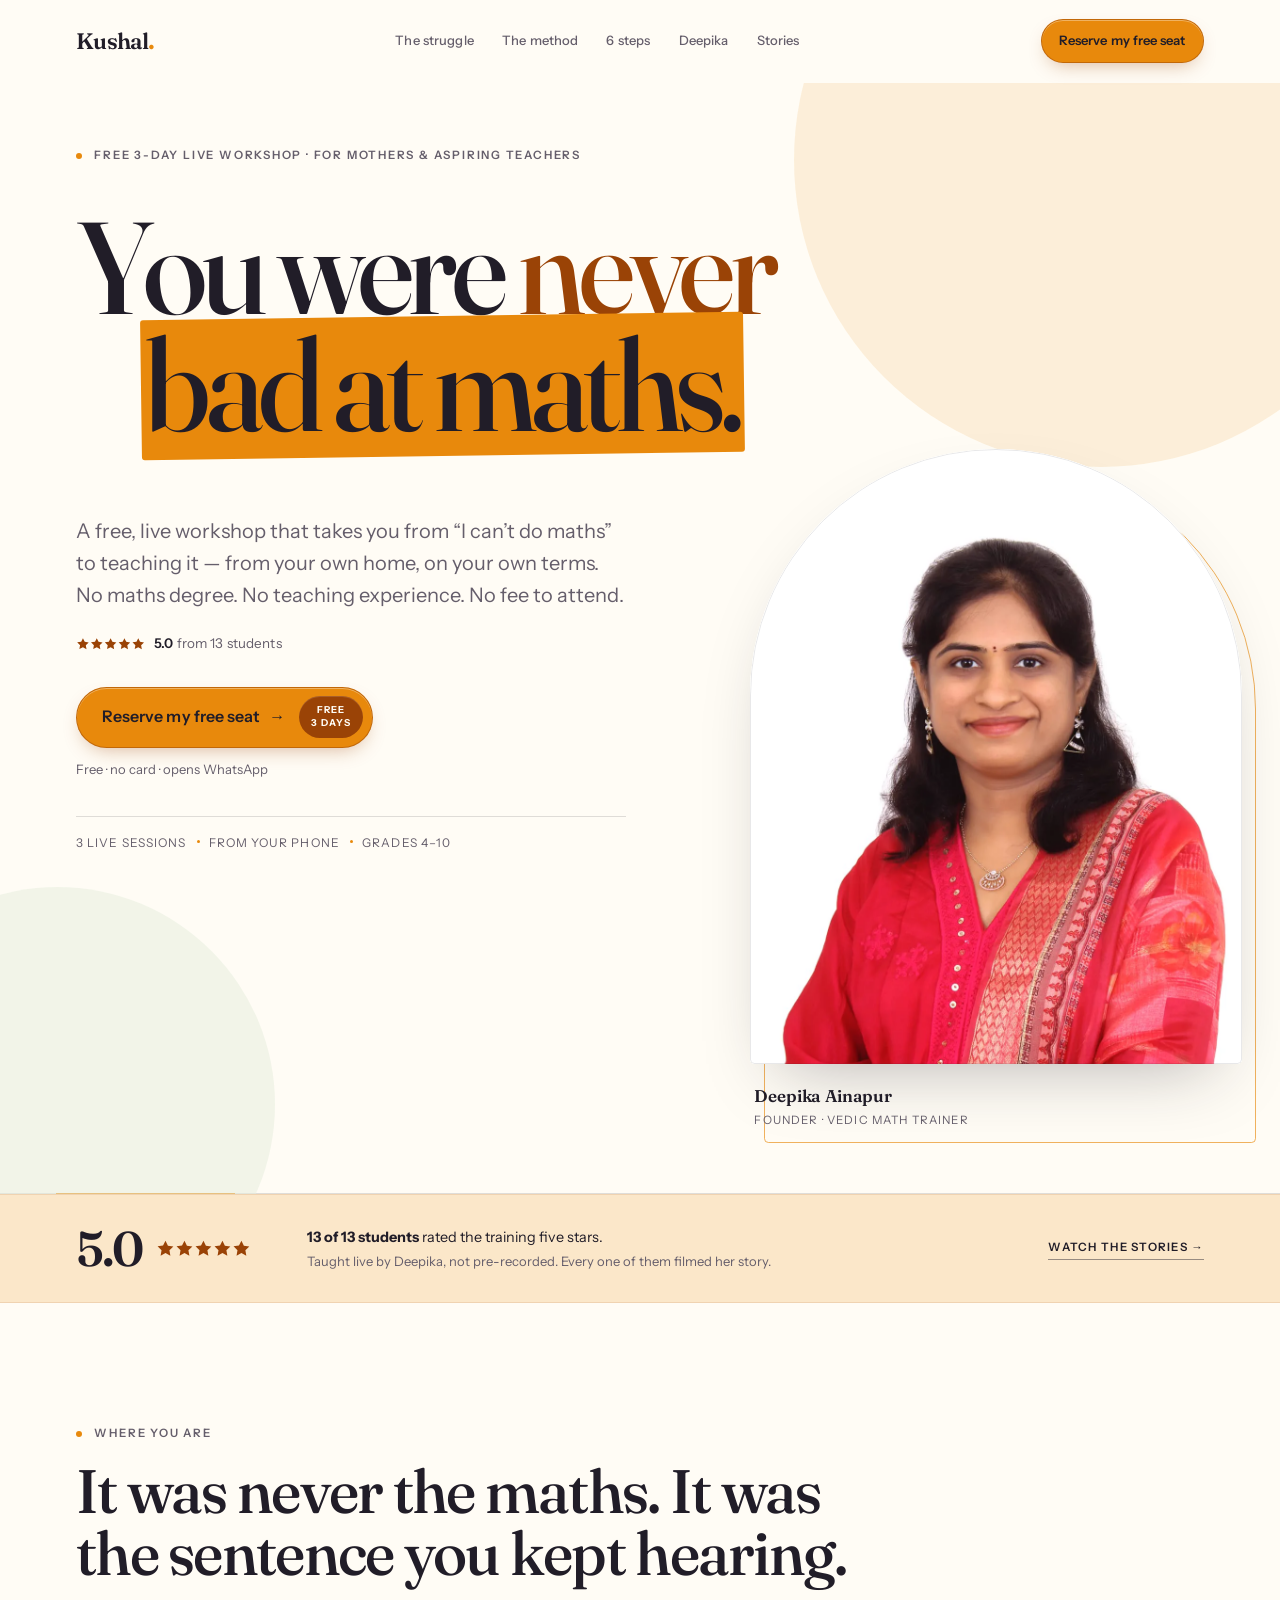
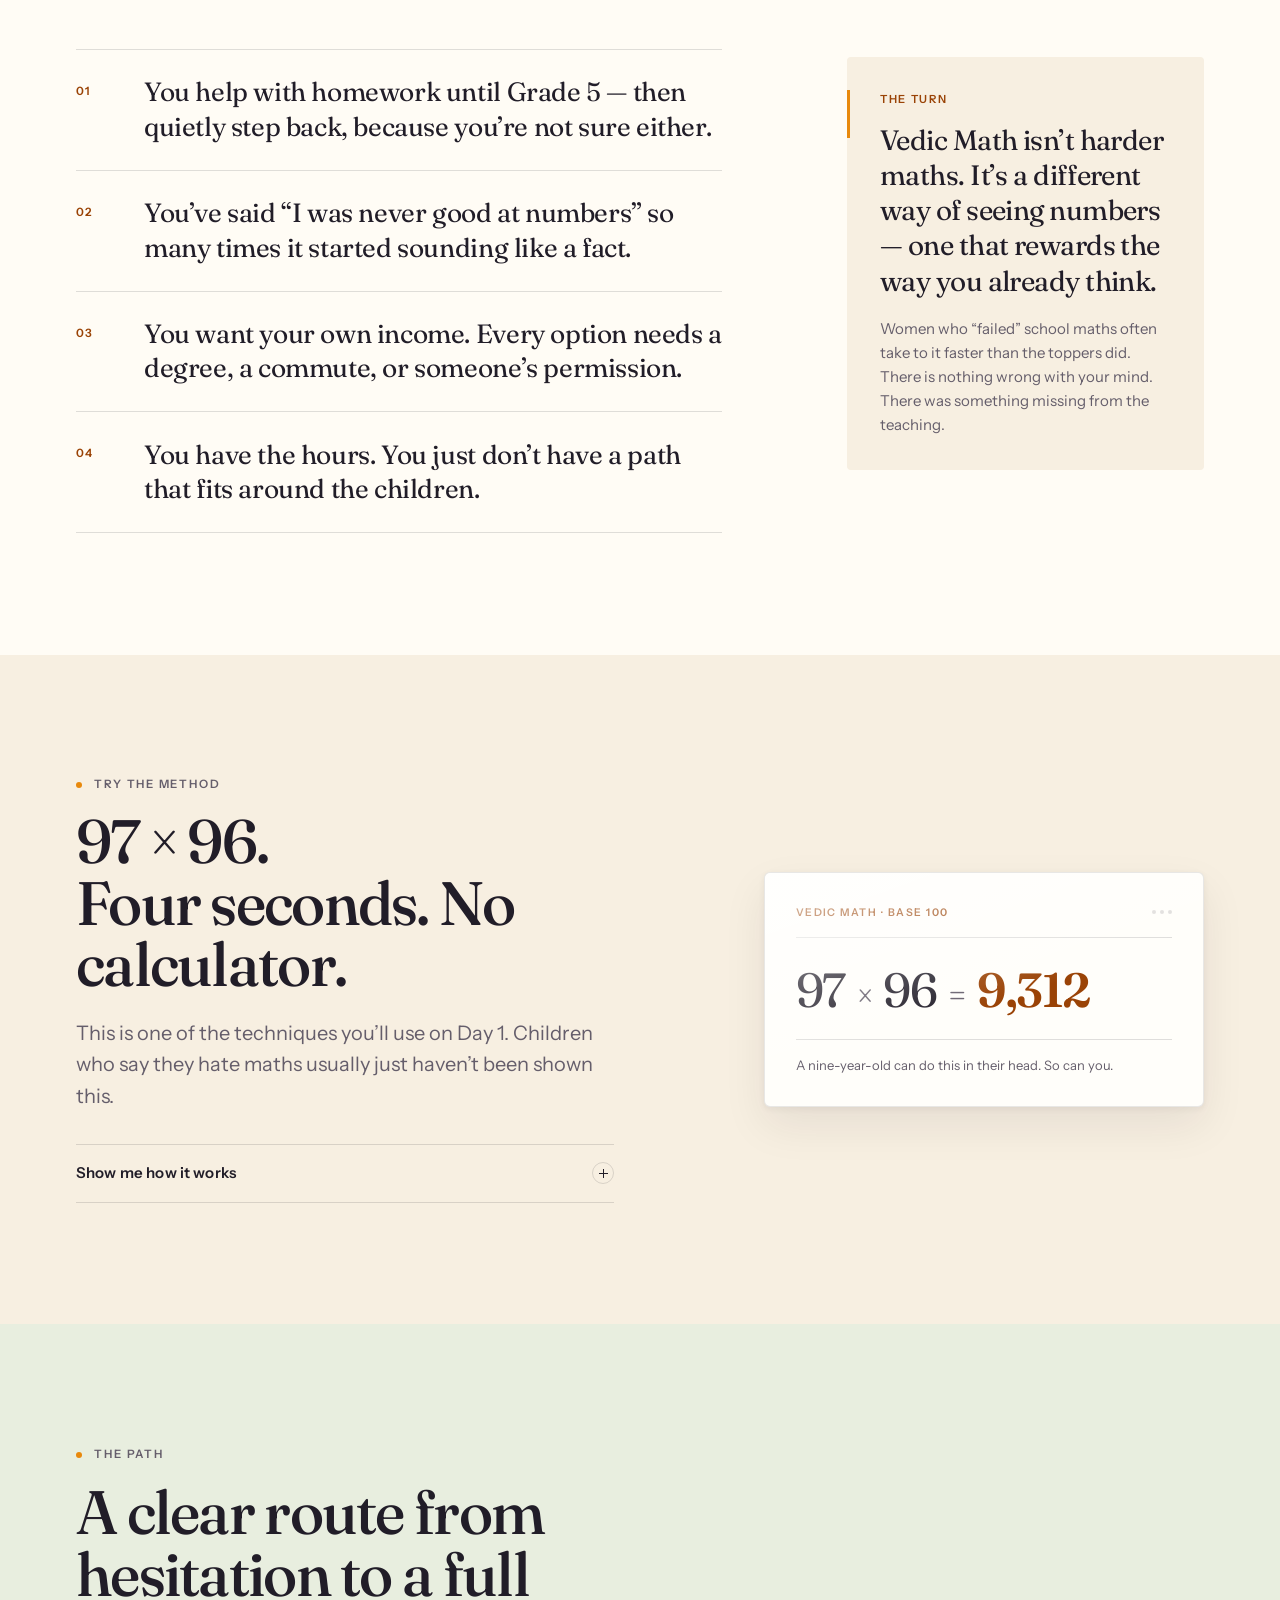
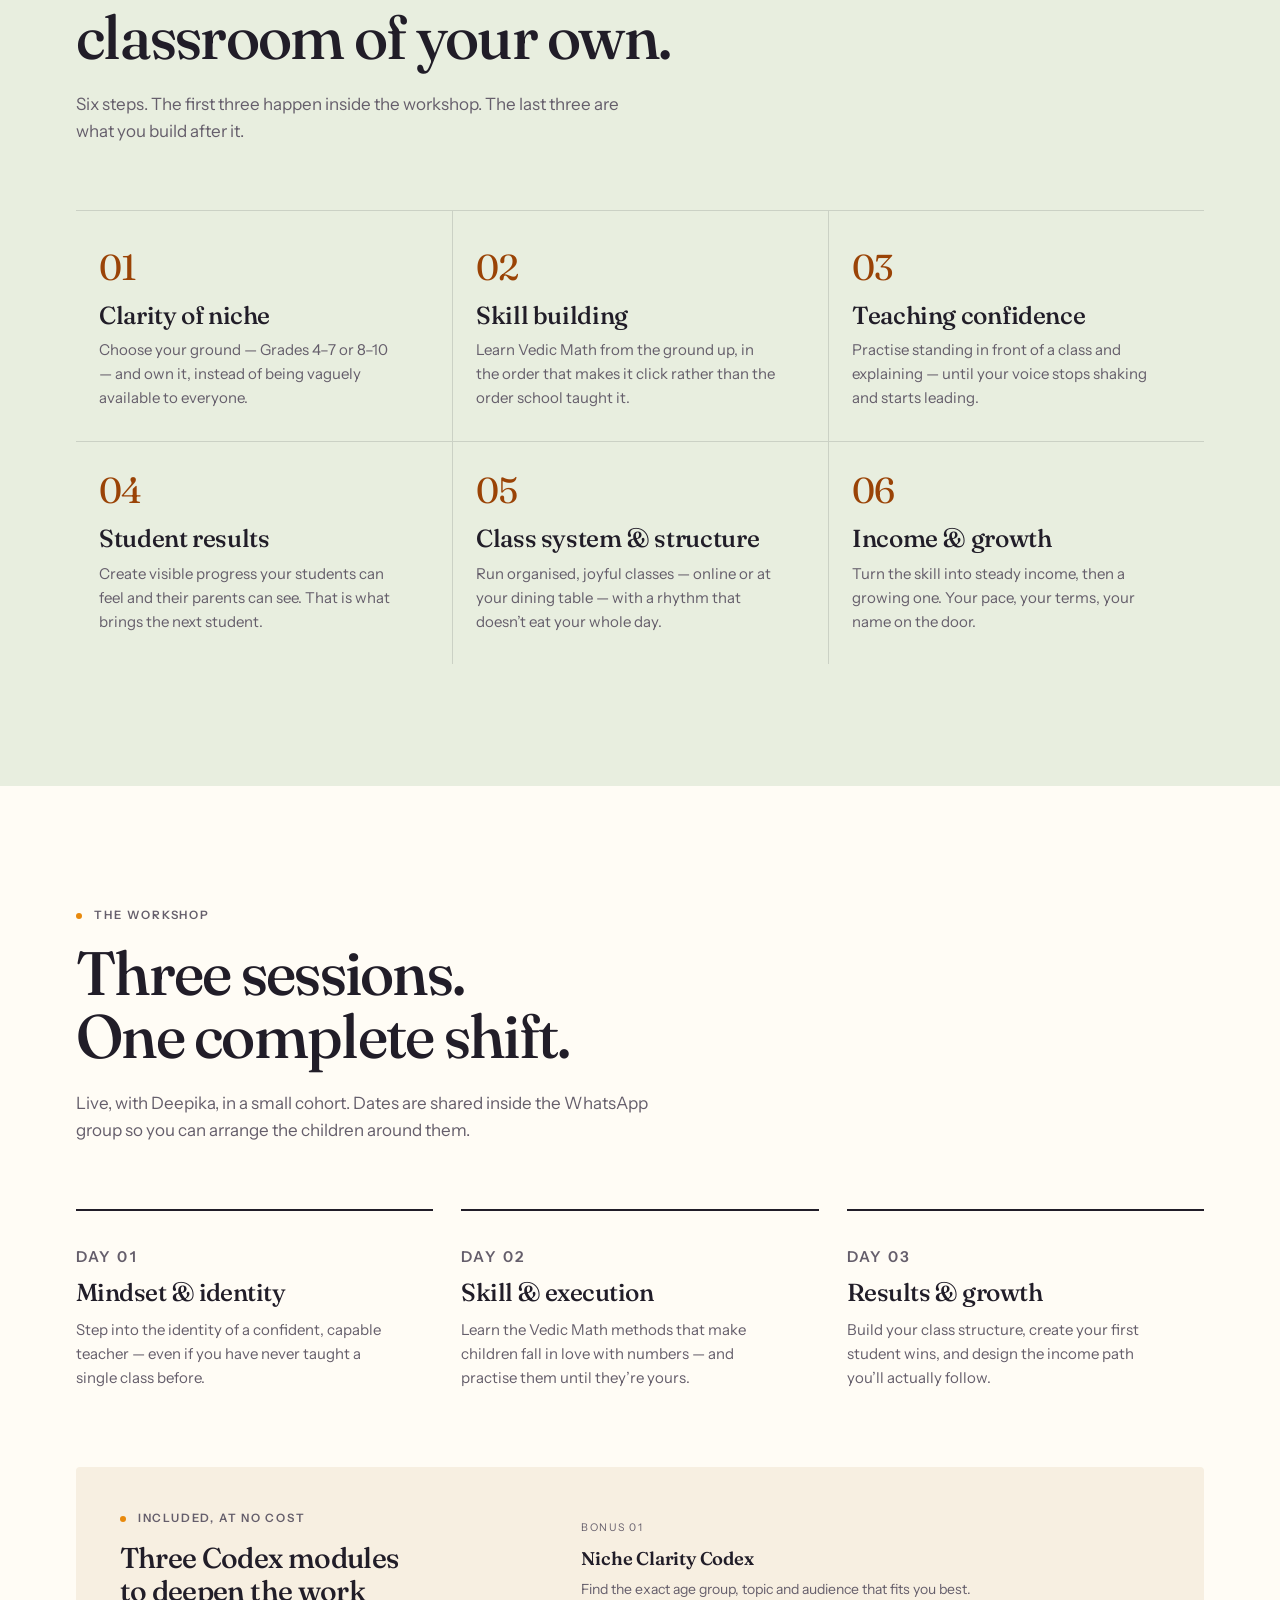
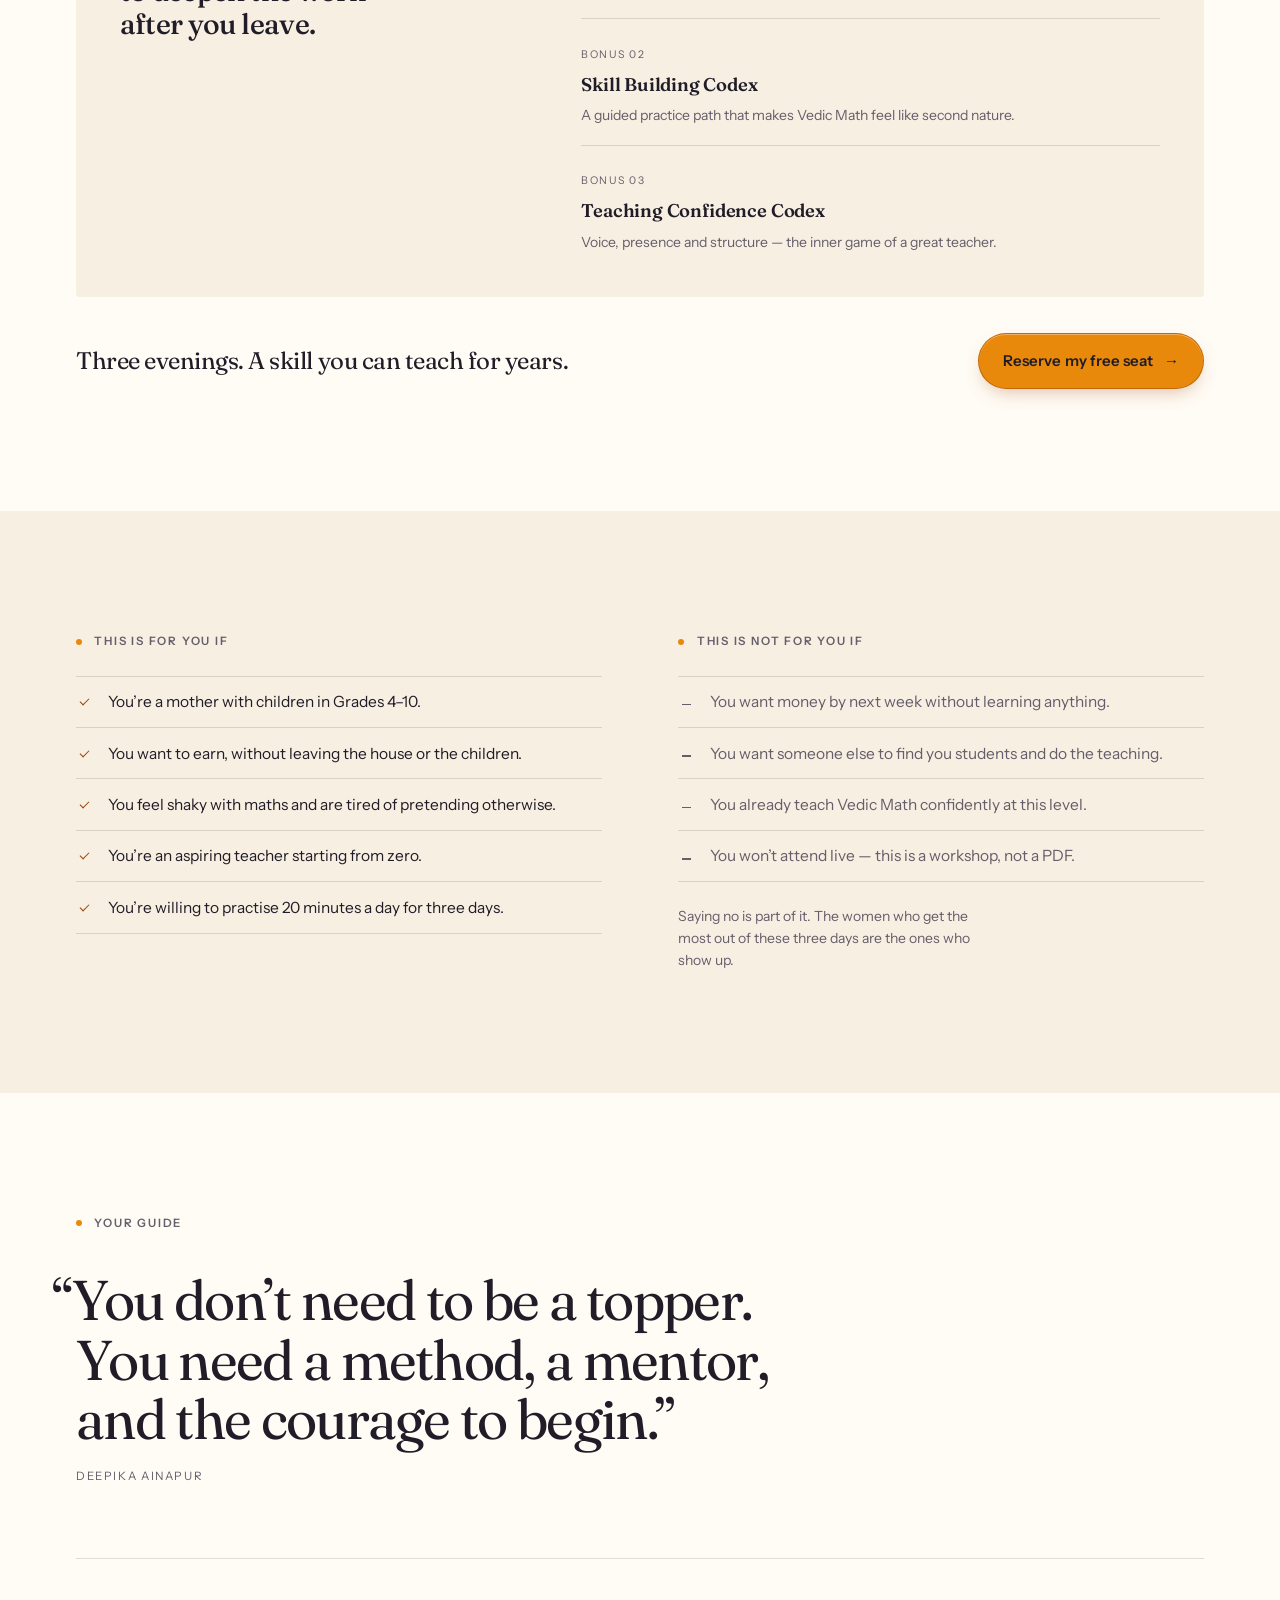
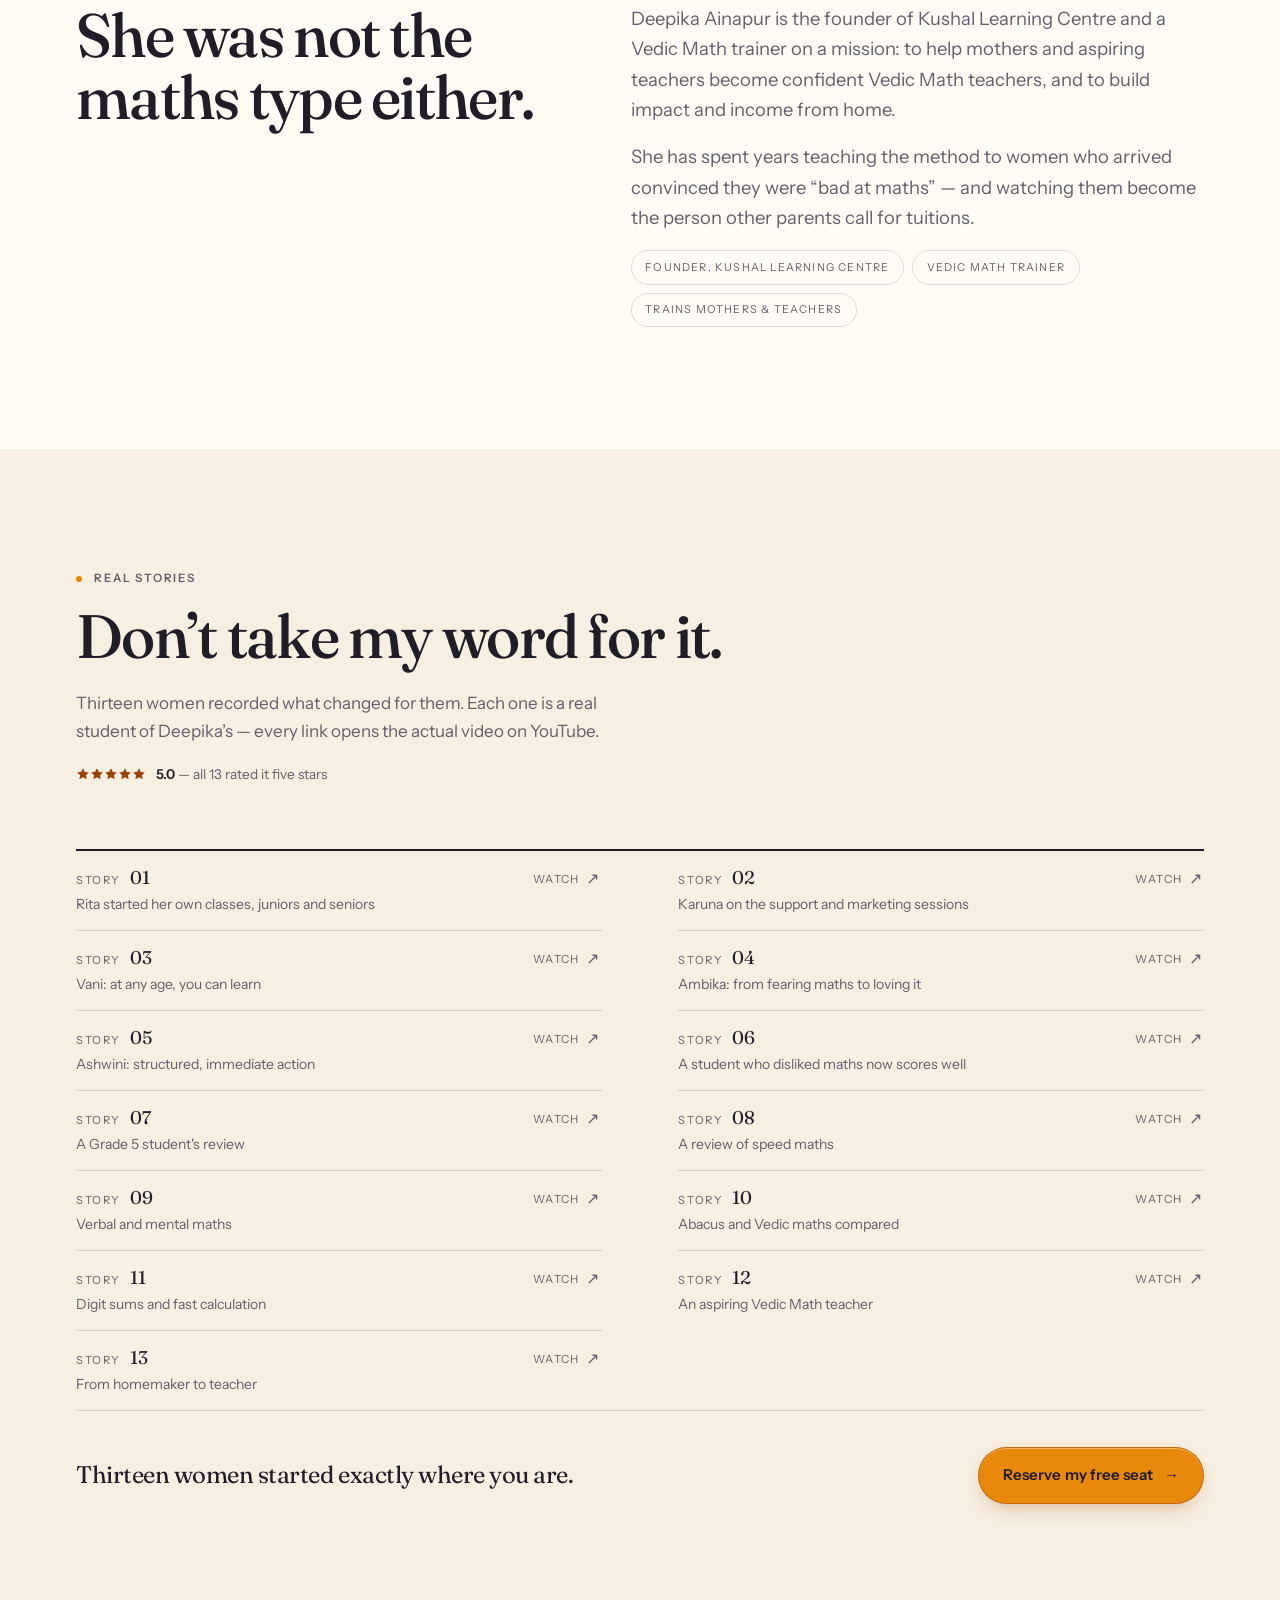
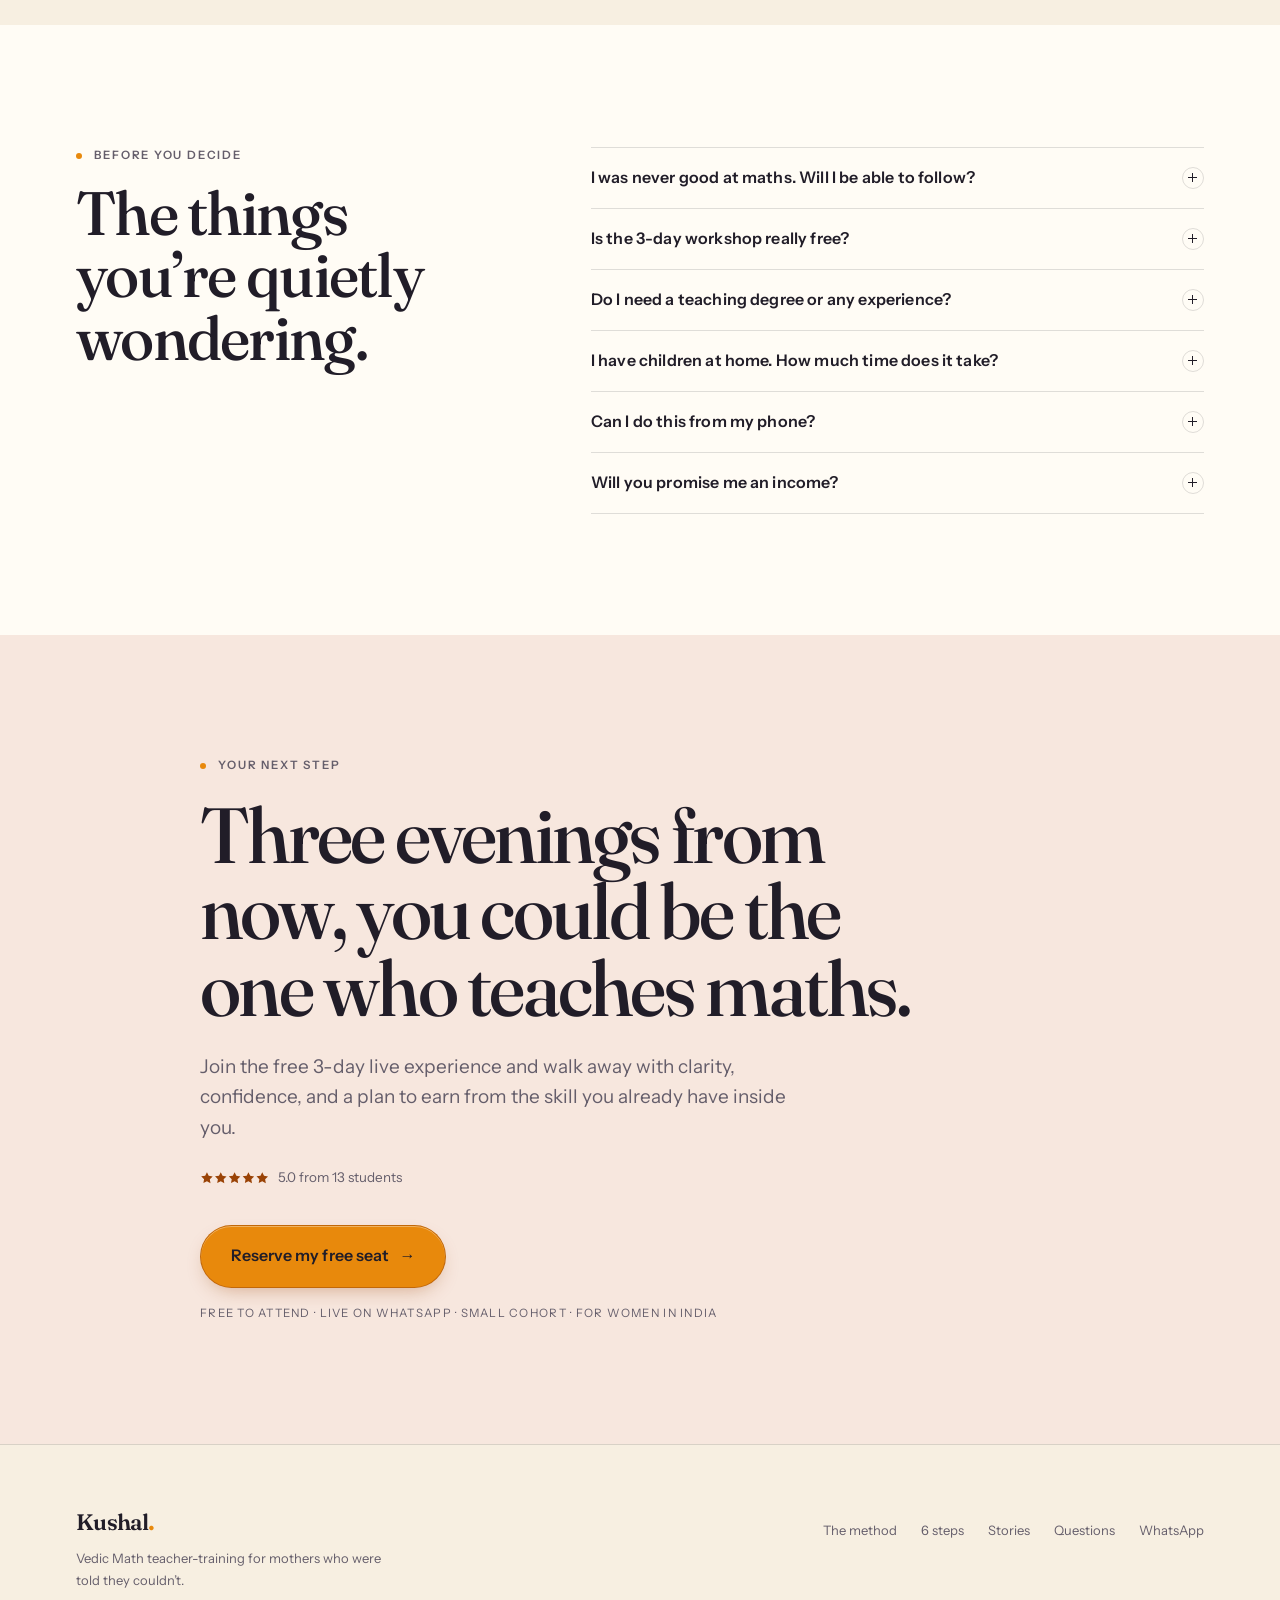
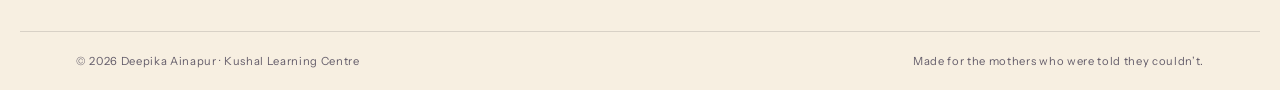
<file: index.html>
<!DOCTYPE html>
<html lang="en">
<head>
<meta charset="utf-8">
<meta name="viewport" content="width=device-width, initial-scale=1">
<title>Kushal Learning Centre — Vedic Math for Mothers Who Want to Teach</title>
<meta name="description" content="A free 3-day live workshop for mothers and aspiring teachers. Go from “I can’t do maths” to teaching Vedic Math from home — no maths degree needed.">
<link rel="canonical" href="https://karthikeyapodicheti.github.io/kushal-learning-centre/">
<meta name="theme-color" content="#FFFCF5">
<meta name="color-scheme" content="light">

<meta property="og:type" content="website">
<meta property="og:site_name" content="Kushal Learning Centre">
<meta property="og:title" content="You were never bad at maths.">
<meta property="og:description" content="A free 3-day live workshop that takes you from “I can’t do maths” to teaching it from home. For mothers and aspiring teachers.">
<meta property="og:url" content="https://karthikeyapodicheti.github.io/kushal-learning-centre/">
<meta property="og:image" content="https://karthikeyapodicheti.github.io/kushal-learning-centre/assets/og-card.jpg">
<meta property="og:image:type" content="image/jpeg">
<meta property="og:image:width" content="1200">
<meta property="og:image:height" content="630">
<meta property="og:image:alt" content="You were never bad at maths — free 3-day Vedic Math workshop, with Deepika Ainapur">
<meta property="og:locale" content="en_IN">
<meta name="twitter:card" content="summary_large_image">
<meta name="twitter:title" content="You were never bad at maths.">
<meta name="twitter:description" content="A free 3-day live workshop for mothers who want to teach Vedic Math from home.">
<meta name="twitter:image" content="https://karthikeyapodicheti.github.io/kushal-learning-centre/assets/og-card.jpg">

<link rel="icon" href="favicon.svg" type="image/svg+xml">
<link rel="preload" href="assets/fonts/fraunces-var-latin.woff2" as="font" type="font/woff2" crossorigin>
<link rel="preload" href="assets/fonts/instrument-sans-var-latin.woff2" as="font" type="font/woff2" crossorigin>
<script>document.documentElement.className += " js";</script>
<link rel="stylesheet" href="styles.css">

<script type="application/ld+json">
{
  "@context": "https://schema.org",
  "@graph": [
    {
      "@type": "EducationalOrganization",
      "@id": "https://karthikeyapodicheti.github.io/kushal-learning-centre/#organisation",
      "name": "Kushal Learning Centre",
      "url": "https://karthikeyapodicheti.github.io/kushal-learning-centre/",
      "description": "Vedic Math teacher-training for mothers and aspiring teachers in India.",
      "image": "https://karthikeyapodicheti.github.io/kushal-learning-centre/assets/hero-teacher.jpg",
      "founder": { "@type": "Person", "name": "Deepika Ainapur" },
      "areaServed": "IN"
    },
    {
      "@type": "Course",
      "name": "Vedic Math Mastery for Teachers — free 3-day live workshop",
      "description": "A three-day live workshop taking mothers and aspiring teachers from low confidence in maths to teaching Vedic Math from home.",
      "provider": { "@id": "https://karthikeyapodicheti.github.io/kushal-learning-centre/#organisation" },
      "isAccessibleForFree": true,
      "courseMode": "online",
      "inLanguage": "en",
      "teaches": [
        "Vedic Math methods for grades 4 to 10",
        "Teaching confidence and classroom structure",
        "Running paid maths classes from home"
      ]
    },
    {
      "@type": "FAQPage",
      "mainEntity": [
        {
          "@type": "Question",
          "name": "I was never good at maths. Will I be able to follow?",
          "acceptedAnswer": { "@type": "Answer", "text": "That is exactly who this workshop is built for. Vedic Math is a different way of seeing numbers, not a harder version of school maths. You will start from the beginning." }
        },
        {
          "@type": "Question",
          "name": "Is the 3-day workshop really free?",
          "acceptedAnswer": { "@type": "Answer", "text": "Yes. There is no fee to attend the three live sessions. After Day 3, Deepika will share the certification programme for anyone who wants to go further. Staying is your choice." }
        },
        {
          "@type": "Question",
          "name": "Do I need a teaching degree or experience?",
          "acceptedAnswer": { "@type": "Answer", "text": "No. Many women arrive having never taught a class. The workshop covers both the maths and the confidence to stand in front of students." }
        },
        {
          "@type": "Question",
          "name": "How much time does it take?",
          "acceptedAnswer": { "@type": "Answer", "text": "Three live sessions, not three months. Dates and timings are shared inside the WhatsApp group so you can arrange the children around them." }
        }
      ]
    }
  ]
}
</script>
</head>
<body>
<svg width="0" height="0" aria-hidden="true" focusable="false" style="position:absolute"><symbol id="star" viewBox="0 0 24 24"><path d="M12 2.2l3.09 6.26 6.91.99-5 4.87 1.18 6.88L12 17.77l-6.18 3.25L7 14.14 2 9.27l6.91-1L12 2.2z"/></symbol></svg>

<a class="skip-link" href="#main">Skip to content</a>

<header class="site-head" id="siteHead">
  <div class="wrap head-inner">
    <a class="wordmark" href="#top" aria-label="Kushal Learning Centre — home">
      <span class="wordmark-k">Kushal</span><span class="wordmark-dot" aria-hidden="true">.</span>
    </a>
    <nav class="nav" id="siteNav" aria-label="Main">
      <a href="#struggle">The struggle</a>
      <a href="#method">The method</a>
      <a href="#system">6 steps</a>
      <a href="#mentor">Deepika</a>
      <a href="#stories">Stories</a>
    </nav>
    <div class="head-actions">
      <a class="btn btn-primary btn-sm" href="https://chat.whatsapp.com/LnTnLmsDnCzIqOTQg9NLGR" target="_blank" rel="noopener">Reserve my free seat</a>
      <button class="menu-btn" id="menuBtn" aria-expanded="false" aria-controls="siteNav" aria-label="Open menu">
        <span></span><span></span>
      </button>
    </div>
  </div>
</header>

<main id="main">

  <!-- ─── HERO ─────────────────────────────────────────── -->
  <section class="hero" id="top">
    <div class="wrap hero-inner">
      <p class="eyebrow hero-eyebrow"><span class="dot" aria-hidden="true"></span>Free 3-day live workshop · For mothers &amp; aspiring teachers</p>

      <h1 class="hero-title">
        <span class="line"><span>You were <em>never</em></span></span>
        <span class="line"><span><mark>bad at maths.</mark></span></span>
      </h1>

      <div class="hero-lower">
        <div class="hero-copy">
          <p class="lede">A free, live workshop that takes you from “I can’t do maths” to teaching it — from your own home, on your own terms. No maths degree. No teaching experience. No fee to attend.</p>
          <p class="hero-rating"><svg class="stars" viewBox="0 0 120 24" aria-hidden="true" focusable="false"><use href="#star" width="24" height="24"/><use href="#star" x="24" width="24" height="24"/><use href="#star" x="48" width="24" height="24"/><use href="#star" x="72" width="24" height="24"/><use href="#star" x="96" width="24" height="24"/></svg><span><strong>5.0</strong> from 13 students</span></p>
          <div class="hero-cta">
            <a class="btn btn-primary btn-lg glow btn-tagged" href="https://chat.whatsapp.com/LnTnLmsDnCzIqOTQg9NLGR" target="_blank" rel="noopener">
              Reserve my free seat
              <span class="btn-arrow" aria-hidden="true">→</span>
              <span class="btn-tag" aria-hidden="true">Free<br>3 days</span>
            </a>
            <p class="cta-note">Free · no card · opens WhatsApp</p>
          </div>
          <ul class="microproof">
            <li>3 live sessions</li>
            <li>From your phone</li>
            <li>Grades 4–10</li>
          </ul>
        </div>

        <figure class="portrait">
          <div class="portrait-frame">
            <picture>
              <source srcset="assets/hero-teacher.webp" type="image/webp">
              <img src="assets/hero-teacher.jpg" alt="Deepika Ainapur, founder of Kushal Learning Centre" width="1066" height="1600" fetchpriority="high" decoding="async">
            </picture>
          </div>
          <figcaption>
            <strong>Deepika Ainapur</strong>
            <span>Founder · Vedic Math trainer</span>
          </figcaption>
        </figure>
      </div>
    </div>
    <div class="hero-rule" aria-hidden="true"></div>
  </section>

  <!-- ─── RATING BAND ──────────────────────────────────── -->
  <section class="rating-band" aria-label="Student rating">
    <div class="wrap rating-inner">
      <p class="rating-score">
        <span class="rating-num">5.0</span>
        <svg class="stars" viewBox="0 0 120 24" aria-hidden="true" focusable="false"><use href="#star" width="24" height="24"/><use href="#star" x="24" width="24" height="24"/><use href="#star" x="48" width="24" height="24"/><use href="#star" x="72" width="24" height="24"/><use href="#star" x="96" width="24" height="24"/></svg>
      </p>
      <div class="rating-copy">
        <p><strong>13 of 13 students</strong> rated the training five stars.</p>
        <p>Taught live by Deepika, not pre-recorded. Every one of them filmed her story.</p>
      </div>
      <a class="rating-link" href="#stories">Watch the stories <span aria-hidden="true">→</span></a>
    </div>
  </section>

  <!-- ─── THE STRUGGLE ─────────────────────────────────── -->
  <section class="section struggle" id="struggle">
    <div class="wrap">
      <div class="section-head">
        <p class="eyebrow"><span class="dot" aria-hidden="true"></span>Where you are</p>
        <h2>It was never the maths. It was the sentence you kept hearing.</h2>
      </div>

      <div class="struggle-grid">
        <ol class="struggle-list">
          <li data-reveal>
            <span class="item-num">01</span>
            <p>You help with homework until Grade 5 — then quietly step back, because you’re not sure either.</p>
          </li>
          <li data-reveal>
            <span class="item-num">02</span>
            <p>You’ve said “I was never good at numbers” so many times it started sounding like a fact.</p>
          </li>
          <li data-reveal>
            <span class="item-num">03</span>
            <p>You want your own income. Every option needs a degree, a commute, or someone’s permission.</p>
          </li>
          <li data-reveal>
            <span class="item-num">04</span>
            <p>You have the hours. You just don’t have a path that fits around the children.</p>
          </li>
        </ol>

        <aside class="turn" data-reveal>
          <p class="turn-label">The turn</p>
          <p class="turn-text">Vedic Math isn’t harder maths. It’s a different way of seeing numbers — one that rewards the way you already think.</p>
          <p class="turn-sub">Women who “failed” school maths often take to it faster than the toppers did. There is nothing wrong with your mind. There was something missing from the teaching.</p>
        </aside>
      </div>
    </div>
  </section>

  <!-- ─── THE PROOF: LIVE DEMO ─────────────────────────── -->
  <section class="section method" id="method">
    <div class="wrap method-grid">
      <div class="method-copy">
        <p class="eyebrow"><span class="dot" aria-hidden="true"></span>Try the method</p>
        <h2>97 × 96.<br>Four seconds. No calculator.</h2>
        <p class="lede">This is one of the techniques you’ll use on Day 1. Children who say they hate maths usually just haven’t been shown this.</p>
        <details class="trick">
          <summary>
            <span>Show me how it works</span>
            <span class="trick-icon" aria-hidden="true"></span>
          </summary>
          <div class="trick-body">
            <div class="trick-row">
              <span class="trick-label">Both numbers are close to 100</span>
              <span class="trick-math">100 − 97 = 3&nbsp;&nbsp;·&nbsp;&nbsp;100 − 96 = 4</span>
            </div>
            <div class="trick-row">
              <span class="trick-label">Multiply the two gaps → last two digits</span>
              <span class="trick-math">3 × 4 = <b>12</b></span>
            </div>
            <div class="trick-row">
              <span class="trick-label">Subtract either gap from the other number → first digits</span>
              <span class="trick-math">97 − 4 = <b>93</b></span>
            </div>
            <div class="trick-row trick-answer">
              <span class="trick-label">Put them together</span>
              <span class="trick-math">93 | 12 = <b>9,312</b></span>
            </div>
            <p class="trick-note">Works for any two numbers just below 100. On Day 1 you’ll learn the versions for numbers above 100, and for three-digit numbers.</p>
          </div>
        </details>
      </div>

      <div class="method-card" data-reveal>
        <div class="card-top">
          <span class="card-tag">Vedic Math · Base 100</span>
          <span class="card-dots" aria-hidden="true"><i></i><i></i><i></i></span>
        </div>
        <p class="sum">
          <span>97</span>
          <span class="times">×</span>
          <span>96</span>
          <span class="equals">=</span>
          <span class="result">9,312</span>
        </p>
        <p class="card-foot">A nine-year-old can do this in their head. So can you.</p>
      </div>
    </div>
  </section>

  <!-- ─── THE 6-STEP SYSTEM ────────────────────────────── -->
  <section class="section system" id="system">
    <div class="wrap">
      <div class="section-head">
        <p class="eyebrow eyebrow-inv"><span class="dot" aria-hidden="true"></span>The path</p>
        <h2>A clear route from hesitation to a full classroom of your own.</h2>
        <p class="section-sub">Six steps. The first three happen inside the workshop. The last three are what you build after it.</p>
      </div>

      <ol class="steps">
        <li data-reveal>
          <span class="step-num">01</span>
          <h3>Clarity of niche</h3>
          <p>Choose your ground — Grades 4–7 or 8–10 — and own it, instead of being vaguely available to everyone.</p>
        </li>
        <li data-reveal>
          <span class="step-num">02</span>
          <h3>Skill building</h3>
          <p>Learn Vedic Math from the ground up, in the order that makes it click rather than the order school taught it.</p>
        </li>
        <li data-reveal>
          <span class="step-num">03</span>
          <h3>Teaching confidence</h3>
          <p>Practise standing in front of a class and explaining — until your voice stops shaking and starts leading.</p>
        </li>
        <li data-reveal>
          <span class="step-num">04</span>
          <h3>Student results</h3>
          <p>Create visible progress your students can feel and their parents can see. That is what brings the next student.</p>
        </li>
        <li data-reveal>
          <span class="step-num">05</span>
          <h3>Class system &amp; structure</h3>
          <p>Run organised, joyful classes — online or at your dining table — with a rhythm that doesn’t eat your whole day.</p>
        </li>
        <li data-reveal>
          <span class="step-num">06</span>
          <h3>Income &amp; growth</h3>
          <p>Turn the skill into steady income, then a growing one. Your pace, your terms, your name on the door.</p>
        </li>
      </ol>
    </div>
  </section>

  <!-- ─── THE 3 DAYS ───────────────────────────────────── -->
  <section class="section days" id="days">
    <div class="wrap">
      <div class="section-head">
        <p class="eyebrow"><span class="dot" aria-hidden="true"></span>The workshop</p>
        <h2>Three sessions. One complete shift.</h2>
        <p class="section-sub">Live, with Deepika, in a small cohort. Dates are shared inside the WhatsApp group so you can arrange the children around them.</p>
      </div>

      <div class="day-grid">
        <article class="day" data-reveal>
          <p class="day-num">Day 01</p>
          <h3>Mindset &amp; identity</h3>
          <p>Step into the identity of a confident, capable teacher — even if you have never taught a single class before.</p>
        </article>
        <article class="day" data-reveal>
          <p class="day-num">Day 02</p>
          <h3>Skill &amp; execution</h3>
          <p>Learn the Vedic Math methods that make children fall in love with numbers — and practise them until they’re yours.</p>
        </article>
        <article class="day" data-reveal>
          <p class="day-num">Day 03</p>
          <h3>Results &amp; growth</h3>
          <p>Build your class structure, create your first student wins, and design the income path you’ll actually follow.</p>
        </article>
      </div>

      <div class="bonus-block">
        <div class="bonus-head">
          <p class="eyebrow"><span class="dot" aria-hidden="true"></span>Included, at no cost</p>
          <h3>Three Codex modules to deepen the work after you leave.</h3>
        </div>
        <ul class="bonus-list">
          <li data-reveal><span>Bonus 01</span><strong>Niche Clarity Codex</strong><p>Find the exact age group, topic and audience that fits you best.</p></li>
          <li data-reveal><span>Bonus 02</span><strong>Skill Building Codex</strong><p>A guided practice path that makes Vedic Math feel like second nature.</p></li>
          <li data-reveal><span>Bonus 03</span><strong>Teaching Confidence Codex</strong><p>Voice, presence and structure — the inner game of a great teacher.</p></li>
        </ul>
      </div>

      <div class="cta-inline">
        <p>Three evenings. A skill you can teach for years.</p>
        <a class="btn btn-primary" href="https://chat.whatsapp.com/LnTnLmsDnCzIqOTQg9NLGR" target="_blank" rel="noopener">
          Reserve my free seat
          <span class="btn-arrow" aria-hidden="true">→</span>
        </a>
      </div>
    </div>
  </section>

  <!-- ─── WHO THIS IS FOR ──────────────────────────────── -->
  <section class="section fit" id="fit">
    <div class="wrap fit-grid">
      <div class="fit-col">
        <p class="eyebrow"><span class="dot" aria-hidden="true"></span>This is for you if</p>
        <ul class="fit-list yes">
          <li>You’re a mother with children in Grades 4–10.</li>
          <li>You want to earn, without leaving the house or the children.</li>
          <li>You feel shaky with maths and are tired of pretending otherwise.</li>
          <li>You’re an aspiring teacher starting from zero.</li>
          <li>You’re willing to practise 20 minutes a day for three days.</li>
        </ul>
      </div>
      <div class="fit-col">
        <p class="eyebrow"><span class="dot" aria-hidden="true"></span>This is not for you if</p>
        <ul class="fit-list no">
          <li>You want money by next week without learning anything.</li>
          <li>You want someone else to find you students and do the teaching.</li>
          <li>You already teach Vedic Math confidently at this level.</li>
          <li>You won’t attend live — this is a workshop, not a PDF.</li>
        </ul>
        <p class="fit-note">Saying no is part of it. The women who get the most out of these three days are the ones who show up.</p>
      </div>
    </div>
  </section>

  <!-- ─── MENTOR ───────────────────────────────────────── -->
  <section class="section mentor" id="mentor">
    <div class="wrap mentor-inner">
      <p class="eyebrow"><span class="dot" aria-hidden="true"></span>Your guide</p>
      <blockquote class="pull-quote">
        <p>“You don’t need to be a topper. You need a method, a mentor, and the courage to begin.”</p>
        <footer>Deepika Ainapur</footer>
      </blockquote>
      <div class="mentor-cols">
        <div>
          <h2>She was not the maths type either.</h2>
        </div>
        <div class="mentor-body">
          <p>Deepika Ainapur is the founder of Kushal Learning Centre and a Vedic Math trainer on a mission: to help mothers and aspiring teachers become confident Vedic Math teachers, and to build impact and income from home.</p>
          <p>She has spent years teaching the method to women who arrived convinced they were “bad at maths” — and watching them become the person other parents call for tuitions.</p>
          <p class="mentor-credentials">
            <span>Founder, Kushal Learning Centre</span>
            <span>Vedic Math trainer</span>
            <span>Trains mothers &amp; teachers</span>
          </p>
        </div>
      </div>
    </div>
  </section>

  <!-- ─── STORIES ──────────────────────────────────────── -->
  <section class="section stories" id="stories">
    <div class="wrap">
      <div class="section-head">
        <p class="eyebrow"><span class="dot" aria-hidden="true"></span>Real stories</p>
        <h2>Don’t take my word for it.</h2>
        <p class="section-sub">Thirteen women recorded what changed for them. Each one is a real student of Deepika’s — every link opens the actual video on YouTube.</p>
        <p class="stories-rating"><svg class="stars" viewBox="0 0 120 24" aria-hidden="true" focusable="false"><use href="#star" width="24" height="24"/><use href="#star" x="24" width="24" height="24"/><use href="#star" x="48" width="24" height="24"/><use href="#star" x="72" width="24" height="24"/><use href="#star" x="96" width="24" height="24"/></svg><span><strong>5.0</strong> — all 13 rated it five stars</span></p>
      </div>

      <ul class="story-list" data-reveal>
        <li><a href="https://youtube.com/shorts/QbhYuZVT0vE" target="_blank" rel="noopener"><span class="story-label">Story <span class="story-n">01</span></span><span class="story-title">Rita started her own classes, juniors and seniors</span><span class="story-go">Watch <span aria-hidden="true">↗</span></span></a></li>
        <li><a href="https://youtu.be/tpitO3b5yiU" target="_blank" rel="noopener"><span class="story-label">Story <span class="story-n">02</span></span><span class="story-title">Karuna on the support and marketing sessions</span><span class="story-go">Watch <span aria-hidden="true">↗</span></span></a></li>
        <li><a href="https://youtu.be/b16CVh7kReI" target="_blank" rel="noopener"><span class="story-label">Story <span class="story-n">03</span></span><span class="story-title">Vani: at any age, you can learn</span><span class="story-go">Watch <span aria-hidden="true">↗</span></span></a></li>
        <li><a href="https://youtu.be/CsaqKuTqvPc" target="_blank" rel="noopener"><span class="story-label">Story <span class="story-n">04</span></span><span class="story-title">Ambika: from fearing maths to loving it</span><span class="story-go">Watch <span aria-hidden="true">↗</span></span></a></li>
        <li><a href="https://youtu.be/wPyIWYZCsyM" target="_blank" rel="noopener"><span class="story-label">Story <span class="story-n">05</span></span><span class="story-title">Ashwini: structured, immediate action</span><span class="story-go">Watch <span aria-hidden="true">↗</span></span></a></li>
        <li><a href="https://youtu.be/Bwn9J41iTQk" target="_blank" rel="noopener"><span class="story-label">Story <span class="story-n">06</span></span><span class="story-title">A student who disliked maths now scores well</span><span class="story-go">Watch <span aria-hidden="true">↗</span></span></a></li>
        <li><a href="https://youtube.com/shorts/5SZveVUm6OY" target="_blank" rel="noopener"><span class="story-label">Story <span class="story-n">07</span></span><span class="story-title">A Grade 5 student's review</span><span class="story-go">Watch <span aria-hidden="true">↗</span></span></a></li>
        <li><a href="https://youtube.com/shorts/FXnrAezzNqY" target="_blank" rel="noopener"><span class="story-label">Story <span class="story-n">08</span></span><span class="story-title">A review of speed maths</span><span class="story-go">Watch <span aria-hidden="true">↗</span></span></a></li>
        <li><a href="https://youtube.com/shorts/Qu2h5GNSb9w" target="_blank" rel="noopener"><span class="story-label">Story <span class="story-n">09</span></span><span class="story-title">Verbal and mental maths</span><span class="story-go">Watch <span aria-hidden="true">↗</span></span></a></li>
        <li><a href="https://youtube.com/shorts/NLm4xTSRTMA" target="_blank" rel="noopener"><span class="story-label">Story <span class="story-n">10</span></span><span class="story-title">Abacus and Vedic maths compared</span><span class="story-go">Watch <span aria-hidden="true">↗</span></span></a></li>
        <li><a href="https://youtube.com/shorts/JXwUWASUkfg" target="_blank" rel="noopener"><span class="story-label">Story <span class="story-n">11</span></span><span class="story-title">Digit sums and fast calculation</span><span class="story-go">Watch <span aria-hidden="true">↗</span></span></a></li>
        <li><a href="https://youtube.com/shorts/4pQc9Bh1QJs" target="_blank" rel="noopener"><span class="story-label">Story <span class="story-n">12</span></span><span class="story-title">An aspiring Vedic Math teacher</span><span class="story-go">Watch <span aria-hidden="true">↗</span></span></a></li>
        <li><a href="https://youtube.com/shorts/gdt3iMscYb0" target="_blank" rel="noopener"><span class="story-label">Story <span class="story-n">13</span></span><span class="story-title">From homemaker to teacher</span><span class="story-go">Watch <span aria-hidden="true">↗</span></span></a></li>
      </ul>

      <div class="cta-inline">
        <p>Thirteen women started exactly where you are.</p>
        <a class="btn btn-primary" href="https://chat.whatsapp.com/LnTnLmsDnCzIqOTQg9NLGR" target="_blank" rel="noopener">
          Reserve my free seat
          <span class="btn-arrow" aria-hidden="true">→</span>
        </a>
      </div>
    </div>
  </section>

  <!-- ─── FAQ ──────────────────────────────────────────── -->
  <section class="section faq" id="faq">
    <div class="wrap faq-wrap">
      <div class="section-head">
        <p class="eyebrow"><span class="dot" aria-hidden="true"></span>Before you decide</p>
        <h2>The things you’re quietly wondering.</h2>
      </div>

      <div class="faq-list">
        <details>
          <summary><span>I was never good at maths. Will I be able to follow?</span><span class="trick-icon" aria-hidden="true"></span></summary>
          <p>That is exactly who this workshop is built for. Vedic Math is a different way of seeing numbers, not a harder version of school maths. You start from the beginning — including the parts you were never taught.</p>
        </details>
        <details>
          <summary><span>Is the 3-day workshop really free?</span><span class="trick-icon" aria-hidden="true"></span></summary>
          <p>Yes. There is no fee to attend the three live sessions. After Day 3, Deepika will share the certification programme for anyone who wants to go further. Staying is your choice, not a condition.</p>
        </details>
        <details>
          <summary><span>Do I need a teaching degree or any experience?</span><span class="trick-icon" aria-hidden="true"></span></summary>
          <p>No. Many women arrive having never taught a class. The workshop covers both the maths and the confidence to stand in front of students.</p>
        </details>
        <details>
          <summary><span>I have children at home. How much time does it take?</span><span class="trick-icon" aria-hidden="true"></span></summary>
          <p>Three live sessions, not three months. Dates and timings are shared inside the WhatsApp group so you can arrange the children around them.</p>
        </details>
        <details>
          <summary><span>Can I do this from my phone?</span><span class="trick-icon" aria-hidden="true"></span></summary>
          <p>Yes. The sessions and the group run on WhatsApp, so a phone is enough. A notebook is the only other thing you need.</p>
        </details>
        <details>
          <summary><span>Will you promise me an income?</span><span class="trick-icon" aria-hidden="true"></span></summary>
          <p>No — and be careful of anyone who does. What this gives you is a real skill, a method for teaching it, and a structure for finding your first students. What you build from there depends on the work you put in.</p>
        </details>
      </div>
    </div>
  </section>

  <!-- ─── FINAL CTA ────────────────────────────────────── -->
  <section class="section final" id="join">
    <div class="wrap final-inner">
      <p class="eyebrow eyebrow-inv"><span class="dot" aria-hidden="true"></span>Your next step</p>
      <h2 class="final-title">Three evenings from now, you could be the one who teaches maths.</h2>
      <p class="final-sub">Join the free 3-day live experience and walk away with clarity, confidence, and a plan to earn from the skill you already have inside you.</p>
      <p class="final-rating"><svg class="stars" viewBox="0 0 120 24" aria-hidden="true" focusable="false"><use href="#star" width="24" height="24"/><use href="#star" x="24" width="24" height="24"/><use href="#star" x="48" width="24" height="24"/><use href="#star" x="72" width="24" height="24"/><use href="#star" x="96" width="24" height="24"/></svg> 5.0 from 13 students</p>
      <a class="btn btn-primary btn-lg glow" href="https://chat.whatsapp.com/LnTnLmsDnCzIqOTQg9NLGR" target="_blank" rel="noopener">
        Reserve my free seat
        <span class="btn-arrow" aria-hidden="true">→</span>
      </a>
      <p class="final-note">Free to attend · Live on WhatsApp · Small cohort · For women in India</p>
    </div>
  </section>

</main>

<footer class="site-foot">
  <div class="wrap foot-inner">
    <div>
      <a class="wordmark" href="#top"><span class="wordmark-k">Kushal</span><span class="wordmark-dot" aria-hidden="true">.</span></a>
      <p class="foot-line">Vedic Math teacher-training for mothers who were told they couldn’t.</p>
    </div>
    <nav aria-label="Footer">
      <a href="#method">The method</a>
      <a href="#system">6 steps</a>
      <a href="#stories">Stories</a>
      <a href="#faq">Questions</a>
      <a href="https://chat.whatsapp.com/LnTnLmsDnCzIqOTQg9NLGR" target="_blank" rel="noopener">WhatsApp</a>
    </nav>
  </div>
  <div class="wrap foot-base">
    <p>© <span id="year">2026</span> Deepika Ainapur · Kushal Learning Centre</p>
    <p>Made for the mothers who were told they couldn’t.</p>
  </div>
</footer>

<div class="cta-bar" id="ctaBar">
  <div>
    <strong>Free 3-day live workshop</strong>
    <span>5.0 from 13 students · limited seats</span>
  </div>
  <a class="btn btn-primary btn-sm glow" href="https://chat.whatsapp.com/LnTnLmsDnCzIqOTQg9NLGR" target="_blank" rel="noopener">Reserve seat</a>
</div>

<script src="script.js" defer></script>
</body>
</html>
</file>
<file: styles.css>
/* =========================================================
   Kushal Learning Centre — single page
   Marigold & Linen. No framework. No build step.
   ========================================================= */

@font-face {
  font-family: "Fraunces";
  src: url("assets/fonts/fraunces-var-latin.woff2") format("woff2");
  font-weight: 100 900;
  font-style: normal;
  font-display: swap;
}
@font-face {
  font-family: "Instrument Sans";
  src: url("assets/fonts/instrument-sans-var-latin.woff2") format("woff2");
  font-weight: 400 700;
  font-style: normal;
  font-display: swap;
}

:root {
  /* palette */
  --ivory: #FFFCF5;
  --paper: #F7EFE1;
  --card: #FFFEFA;
  --pale: #FBE7C9;
  --sage: #E8EEDF;
  --blush: #F7E7DE;
  --ink: #211D28;
  --ink-2: #2E2937;
  --muted: #655E6B;
  --line: rgba(33, 29, 40, 0.14);
  --marigold: #E8890C;
  --marigold-bright: #F6B23C;
  --marigold-deep: #9A4306;

  /* type */
  --display: "Fraunces", "Iowan Old Style", Georgia, serif;
  --sans: "Instrument Sans", -apple-system, BlinkMacSystemFont, "Segoe UI", Roboto, sans-serif;
  --body: clamp(1.0625rem, 1rem + 0.19vw, 1.1875rem);
  --h1: clamp(2.4rem, 10.2vw, 9.5rem);
  --h2: clamp(2.05rem, 1.35rem + 3.1vw, 3.9rem);
  --h3: clamp(1.25rem, 1.1rem + 0.55vw, 1.55rem);
  --small: 0.8125rem;

  /* space */
  --gap: clamp(1rem, 2.2vw, 2rem);
  --gutter: clamp(1.25rem, 4.5vw, 3.5rem);
  --section: clamp(4.5rem, 9.5vw, 8.5rem);
  --max: 1240px;

  /* motion */
  --ease: cubic-bezier(0.16, 1, 0.3, 1);
  --ease-io: cubic-bezier(0.87, 0, 0.13, 1);

  --shadow-1: 0 1px 2px rgba(33, 29, 40, 0.05), 0 4px 14px rgba(33, 29, 40, 0.05);
  --shadow-2: 0 2px 6px rgba(33, 29, 40, 0.06), 0 18px 44px rgba(33, 29, 40, 0.08);
}

*, *::before, *::after { box-sizing: border-box; }

html {
  scroll-behavior: smooth;
  -webkit-text-size-adjust: 100%;
}

body {
  margin: 0;
  background: var(--ivory);
  color: var(--ink);
  font-family: var(--sans);
  font-size: var(--body);
  line-height: 1.62;
  font-feature-settings: "kern" 1, "liga" 1, "calt" 1;
  -webkit-font-smoothing: antialiased;
  text-rendering: optimizeLegibility;
  overflow-x: hidden;
}

h1, h2, h3, h4 {
  font-family: var(--display);
  font-weight: 500;
  font-optical-sizing: auto;
  line-height: 1.05;
  letter-spacing: -0.022em;
  margin: 0;
  text-wrap: balance;
}
p { margin: 0; }
img { max-width: 100%; height: auto; display: block; }
a { color: inherit; }
ul, ol { margin: 0; padding: 0; list-style: none; }
button { font: inherit; color: inherit; }
em { font-style: normal; }

::selection { background: var(--marigold); color: var(--ink); }

:focus-visible {
  outline: 2px solid var(--marigold-deep);
  outline-offset: 3px;
  border-radius: 2px;
}
.rating-band :focus-visible { outline-color: var(--ink); }

.skip-link {
  position: absolute;
  left: 1rem;
  top: -100px;
  z-index: 200;
  background: var(--ink);
  color: var(--ivory);
  padding: 0.75rem 1.25rem;
  border-radius: 999px;
  font-size: var(--small);
  text-decoration: none;
  transition: top 0.2s var(--ease);
}
.skip-link:focus { top: 1rem; }
.skip-link:focus-visible { outline-color: var(--marigold-deep); }

.wrap {
  width: 100%;
  max-width: var(--max);
  margin-inline: auto;
  padding-inline: var(--gutter);
}

/* ── type utilities ─────────────────────────────────── */
.eyebrow {
  display: block;
  position: relative;
  padding-left: 1.15rem;
  font-size: 0.72rem;
  font-weight: 600;
  letter-spacing: 0.155em;
  text-transform: uppercase;
  color: var(--muted);
  line-height: 1.5;
}
.eyebrow::before {
  content: "";
  position: absolute;
  left: 0;
  top: 0.52em;
  width: 6px;
  height: 6px;
  border-radius: 50%;
  background: var(--marigold);
}
.eyebrow .dot { display: none; }
.eyebrow-inv { color: var(--muted); }

.lede {
  font-size: clamp(1.0625rem, 1rem + 0.35vw, 1.25rem);
  line-height: 1.58;
  color: var(--muted);
  max-width: 46ch;
}

.section { padding-block: var(--section); }
section[id] { scroll-margin-top: clamp(72px, 8vw, 96px); }

.section-head { max-width: 54rem; }
.section-head h2 {
  font-size: var(--h2);
  line-height: 1.02;
  letter-spacing: -0.028em;
  margin-top: 1.1rem;
}
.section-sub {
  margin-top: 1.4rem;
  color: var(--muted);
  max-width: 52ch;
  font-size: 1.0625rem;
}
.section-head + * { margin-top: clamp(2.5rem, 5vw, 4.5rem); }

/* ── buttons ────────────────────────────────────────── */
.btn {
  position: relative;
  display: inline-flex;
  align-items: center;
  justify-content: center;
  gap: 0.65rem;
  background: var(--marigold);
  color: var(--ink);
  text-decoration: none;
  font-weight: 600;
  font-size: 0.9375rem;
  letter-spacing: 0.005em;
  padding: 0.95rem 1.5rem;
  border-radius: 999px;
  border: 1px solid rgba(154, 67, 6, 0.48);
  box-shadow: 0 1px 0 rgba(255, 255, 255, 0.35) inset, 0 8px 20px -8px rgba(154, 67, 6, 0.42);
  transition: transform 0.35s var(--ease), background-color 0.25s var(--ease), box-shadow 0.35s var(--ease);
  white-space: nowrap;
}
.btn:hover {
  background: var(--marigold-bright);
  transform: translateY(-2px);
  box-shadow: 0 1px 0 rgba(255, 255, 255, 0.4) inset, 0 14px 28px -10px rgba(168, 72, 10, 0.6);
}
.btn:active { transform: translateY(0); }
.btn-lg { padding: 1.1rem 1.85rem; font-size: 1rem; }
.btn-sm { padding: 0.66rem 1.1rem; font-size: 0.8125rem; min-height: 44px; }

/* primary CTA with the free-3-days tag built into the ticket */
.btn-tagged {
  gap: 0.55rem;
  padding: 0.55rem 0.55rem 0.55rem 1.55rem;
}
.btn-tag {
  display: inline-flex;
  align-items: center;
  justify-content: center;
  min-height: 2.6rem;
  margin-left: 0.3rem;
  padding: 0.5rem 0.75rem 0.46rem;
  border-radius: 999px;
  background: var(--marigold-deep);
  color: var(--ivory);
  font-size: 0.6rem;
  font-weight: 700;
  letter-spacing: 0.12em;
  line-height: 1.35;
  text-align: center;
  text-transform: uppercase;
  white-space: nowrap;
  box-shadow: 0 1px 0 rgba(255, 255, 255, 0.14) inset;
}

/* the seat button breathes a marigold halo */
@keyframes seat-glow {
  0%, 100% {
    box-shadow: 0 1px 0 rgba(255, 255, 255, 0.35) inset,
                0 8px 20px -8px rgba(168, 72, 10, 0.55),
                0 0 0 0 rgba(232, 137, 12, 0);
  }
  50% {
    box-shadow: 0 1px 0 rgba(255, 255, 255, 0.4) inset,
                0 10px 26px -8px rgba(232, 137, 12, 0.55),
                0 0 30px 5px rgba(232, 137, 12, 0.32);
  }
}
.glow { animation: seat-glow 3.2s ease-in-out infinite; }

.btn-arrow {
  display: inline-block;
  transition: transform 0.35s var(--ease);
}
.btn:hover .btn-arrow { transform: translateX(4px); }

/* ── header ─────────────────────────────────────────── */
.site-head {
  position: sticky;
  top: 0;
  z-index: 100;
  background: var(--ivory);
  border-bottom: 1px solid transparent;
  transition: background-color 0.4s var(--ease), border-color 0.3s var(--ease),
              box-shadow 0.3s var(--ease), color 0.35s var(--ease);
}
.site-head.is-stuck {
  border-bottom-color: var(--line);
  box-shadow: 0 1px 20px rgba(33, 29, 40, 0.05);
}

.head-inner {
  display: flex;
  align-items: center;
  justify-content: space-between;
  gap: 1.5rem;
  height: clamp(64px, 7vw, 82px);
}

.wordmark {
  font-family: var(--display);
  font-size: 1.4rem;
  font-weight: 600;
  letter-spacing: -0.03em;
  text-decoration: none;
  display: inline-flex;
  align-items: baseline;
  line-height: 1;
  position: relative;
}
.wordmark::after {
  content: "";
  position: absolute;
  inset: -11px -6px;
}
.wordmark-dot { color: var(--marigold); font-size: 1.6rem; line-height: 0.6; }

.nav {
  display: flex;
  align-items: center;
  gap: clamp(1rem, 2.2vw, 2rem);
}
.nav a {
  font-size: 0.8125rem;
  font-weight: 500;
  letter-spacing: 0.01em;
  text-decoration: none;
  color: var(--muted);
  padding: 0.35rem 0;
  position: relative;
  transition: color 0.2s var(--ease);
}
.nav a::before {
  content: "";
  position: absolute;
  inset: -11px -8px;
}
.nav a::after {
  content: "";
  position: absolute;
  left: 0;
  right: 0;
  bottom: 0;
  height: 1px;
  background: var(--marigold);
  transform: scaleX(0);
  transform-origin: left;
  transition: transform 0.35s var(--ease);
}
.nav a:hover { color: var(--ink); }
.nav a:hover::after { transform: scaleX(1); }

.head-actions { display: flex; align-items: center; gap: 0.75rem; }

.menu-btn {
  display: none;
  width: 44px;
  height: 44px;
  border: 1px solid var(--line);
  border-radius: 50%;
  background: transparent;
  cursor: pointer;
  align-items: center;
  justify-content: center;
  flex-direction: column;
  gap: 5px;
  padding: 0;
}
.menu-btn span {
  display: block;
  width: 16px;
  height: 1.5px;
  background: var(--ink);
  transition: transform 0.35s var(--ease), opacity 0.2s var(--ease);
}
.menu-btn[aria-expanded="true"] span:first-child { transform: translateY(3.25px) rotate(45deg); }
.menu-btn[aria-expanded="true"] span:last-child { transform: translateY(-3.25px) rotate(-45deg); }

/* ── hero ───────────────────────────────────────────── */
.hero {
  background: var(--ivory);
  color: var(--ink);
  padding-top: clamp(2.5rem, 5vw, 4.5rem);
  padding-bottom: 0;
  position: relative;
  overflow: hidden;
}
.hero::before,
.hero::after {
  content: "";
  position: absolute;
  border-radius: 50%;
  pointer-events: none;
  z-index: 0;
}
.hero::before {
  width: clamp(24rem, 48vw, 44rem);
  height: clamp(24rem, 48vw, 44rem);
  top: clamp(-24rem, -18vw, -10rem);
  right: clamp(-18rem, -10vw, -4rem);
  background: var(--pale);
  opacity: 0.62;
}
.hero::after {
  width: clamp(18rem, 34vw, 30rem);
  height: clamp(18rem, 34vw, 30rem);
  bottom: clamp(-14rem, -10vw, -7rem);
  left: -10rem;
  background: var(--sage);
  opacity: 0.55;
}
.hero-inner { padding-bottom: clamp(2.5rem, 5vw, 4rem); position: relative; z-index: 1; }
.hero .hero-eyebrow,
.hero .lede,
.hero .cta-note,
.hero .microproof li { color: var(--muted); }
.hero .microproof { border-top-color: var(--line); }
.hero .portrait figcaption span { color: var(--muted); }
.hero .portrait::before { opacity: 0.65; }
.hero .portrait-frame { box-shadow: 0 30px 70px -30px rgba(33, 29, 40, 0.34); }
.hero .hero-rule { background: var(--line); }

.hero-eyebrow { margin-bottom: clamp(1.75rem, 3.4vw, 3rem); }

.hero-title {
  font-size: var(--h1);
  line-height: 0.9;
  letter-spacing: -0.042em;
  font-weight: 500;
  margin: 0;
}
.hero-title .line {
  display: block;
}
.hero-title .line > span {
  display: block;
  opacity: 0;
  transform: translateY(0.16em);
  animation: rise 1.1s var(--ease) forwards;
}
.hero-title .line:nth-child(2) > span { animation-delay: 0.09s; }
.hero-title .line:nth-child(2) { padding-left: clamp(0rem, 5.5vw, 5.5rem); }

.hero-title em { color: var(--marigold-deep); }
.hero-title mark {
  background: none;
  color: inherit;
  padding: 0;
  position: relative;
  isolation: isolate;
}
.hero-title mark { color: var(--ink); }
.hero-title mark::after {
  content: "";
  position: absolute;
  left: -0.045em;
  right: -0.045em;
  top: 0.1em;
  bottom: 0.06em;
  height: auto;
  background: var(--marigold);
  border-radius: 3px;
  opacity: 1;
  z-index: -1;
  transform: rotate(-0.8deg);
}

@keyframes rise {
  from { opacity: 0; transform: translateY(0.16em); }
  to { opacity: 1; transform: translateY(0); }
}

.hero-lower {
  display: grid;
  grid-template-columns: repeat(12, 1fr);
  gap: var(--gap);
  margin-top: clamp(2rem, 4.5vw, 3.75rem);
  align-items: start;
}
.hero-copy {
  grid-column: 1 / 7;
  padding-top: clamp(0rem, 1.5vw, 1rem);
}
.hero-copy > * { animation: fade-up 0.9s var(--ease) both; }
.hero-copy .lede { animation-delay: 0.45s; }
.hero-cta { animation-delay: 0.58s; margin-top: 2rem; }
.microproof { animation-delay: 0.68s; }

.cta-note {
  font-size: var(--small);
  color: var(--muted);
  margin-top: 0.7rem;
}

.stars {
  display: inline-block;
  width: 5.15em;
  height: auto;
  flex: none;
  vertical-align: -0.1em;
  color: var(--marigold-deep);
  fill: currentColor;
}
.hero-rating {
  display: flex;
  align-items: center;
  gap: 0.55rem;
  margin-top: 1.35rem;
  font-size: 0.84rem;
  letter-spacing: 0.01em;
  color: var(--muted);
}
.hero-rating strong { color: var(--ink); font-weight: 600; }
.microproof {
  display: flex;
  flex-wrap: wrap;
  gap: 0 1.4rem;
  margin-top: 2.25rem;
  border-top: 1px solid var(--line);
  padding-top: 1rem;
}
.microproof li {
  font-size: 0.75rem;
  letter-spacing: 0.09em;
  text-transform: uppercase;
  color: var(--muted);
  position: relative;
}
.microproof li + li::before {
  content: "";
  position: absolute;
  left: -0.75rem;
  top: 0.55em;
  width: 3px;
  height: 3px;
  border-radius: 50%;
  background: var(--marigold);
}

@keyframes fade-up {
  from { opacity: 0; transform: translateY(14px); }
  to { opacity: 1; transform: translateY(0); }
}

.portrait {
  grid-column: 8 / 13;
  margin: 0;
  margin-top: calc(-1 * clamp(1rem, 4vw, 5rem));
  margin-right: calc(-1 * clamp(0rem, 3vw, 2.5rem));
  position: relative;
  animation: fade-up 1.1s var(--ease) 0.35s both;
}
.portrait-frame {
  position: relative;
  aspect-ratio: 4 / 5;
  border-radius: 999px 999px 18px 18px;
  overflow: hidden;
  background: var(--card);
  box-shadow: var(--shadow-2);
}
.portrait-frame::after {
  content: "";
  position: absolute;
  inset: 0;
  border-radius: inherit;
  border: 1px solid rgba(33, 29, 40, 0.1);
  pointer-events: none;
}
.portrait picture {
  display: block;
  height: 100%;
}
.portrait img {
  width: 100%;
  height: 100%;
  object-fit: cover;
  object-position: 50% 6%;
  transform: scale(1.02);
}
.portrait::before {
  content: "";
  position: absolute;
  inset: 14px -14px -14px 14px;
  border: 1px solid var(--marigold);
  border-radius: 999px 999px 18px 18px;
  z-index: -1;
  opacity: 0.55;
}
.portrait figcaption {
  display: flex;
  flex-direction: column;
  margin-top: 1.1rem;
  gap: 0.1rem;
  padding-left: 0.25rem;
}
.portrait figcaption strong {
  font-family: var(--display);
  font-size: 1.0625rem;
  font-weight: 600;
  letter-spacing: -0.01em;
}
.portrait figcaption span {
  font-size: 0.72rem;
  letter-spacing: 0.1em;
  text-transform: uppercase;
  color: var(--muted);
}
.hero-rule { height: 1px; background: var(--line); position: relative; }
.hero-rule::before {
  content: "";
  position: absolute;
  left: var(--gutter);
  top: 0;
  width: clamp(80px, 14vw, 180px);
  height: 2px;
  background: var(--marigold);
}

/* ── rating band ────────────────────────────────────── */
.rating-band {
  background: var(--pale);
  color: var(--ink);
  border-block: 1px solid rgba(154, 67, 6, 0.12);
}
.rating-inner {
  display: grid;
  grid-template-columns: auto 1fr auto;
  align-items: center;
  gap: clamp(1.5rem, 5vw, 3.5rem);
  padding-block: clamp(1.5rem, 3vw, 2rem);
}
.rating-score {
  display: flex;
  align-items: center;
  gap: 0.9rem;
}
.rating-num {
  font-family: var(--display);
  font-size: clamp(2.2rem, 1.6rem + 1.8vw, 3.1rem);
  font-weight: 600;
  letter-spacing: -0.045em;
  line-height: 0.85;
}
.rating-band .stars { color: var(--marigold-deep); }
.rating-copy p {
  font-size: 0.9rem;
  line-height: 1.45;
}
.rating-copy p + p {
  margin-top: 0.2rem;
  font-size: 0.8125rem;
  color: var(--muted);
}
.rating-link {
  position: relative;
  font-size: 0.72rem;
  font-weight: 600;
  letter-spacing: 0.11em;
  text-transform: uppercase;
  text-decoration: none;
  color: var(--ink);
  border-bottom: 1px solid rgba(33, 29, 40, 0.45);
  padding-bottom: 0.2rem;
  white-space: nowrap;
  transition: border-color 0.2s var(--ease), opacity 0.2s var(--ease);
}
.rating-link:hover { border-color: var(--ink); }
.rating-link::after {
  content: "";
  position: absolute;
  inset: -13px -10px;
}

/* ── struggle ───────────────────────────────────────── */
.struggle-grid {
  display: grid;
  grid-template-columns: repeat(12, 1fr);
  gap: var(--gap);
  align-items: start;
}
.struggle-list { grid-column: 1 / 8; }
.struggle-list li {
  display: grid;
  grid-template-columns: 3.25rem 1fr;
  gap: 1rem;
  padding-block: clamp(1.15rem, 2.2vw, 1.6rem);
  border-top: 1px solid var(--line);
}
.struggle-list li:last-child { border-bottom: 1px solid var(--line); }
.struggle-list p {
  font-family: var(--display);
  font-size: clamp(1.2rem, 1rem + 0.85vw, 1.65rem);
  line-height: 1.3;
  letter-spacing: -0.015em;
  color: var(--ink);
  text-wrap: pretty;
  max-width: 34ch;
}
.item-num {
  font-size: 0.72rem;
  letter-spacing: 0.12em;
  color: var(--marigold-deep);
  padding-top: 0.4rem;
  font-weight: 600;
}

.turn {
  grid-column: 9 / 13;
  background: var(--paper);
  padding: clamp(1.5rem, 2.6vw, 2.25rem);
  border-radius: 4px;
  position: relative;
  margin-top: 0.5rem;
}
.turn::before {
  content: "";
  position: absolute;
  left: 0;
  top: clamp(1.5rem, 2.6vw, 2.25rem);
  width: 3px;
  height: 48px;
  background: var(--marigold);
}
.turn-label {
  font-size: 0.7rem;
  letter-spacing: 0.15em;
  text-transform: uppercase;
  color: var(--marigold-deep);
  font-weight: 600;
}
.turn-text {
  font-family: var(--display);
  font-size: clamp(1.3rem, 1.05rem + 0.9vw, 1.75rem);
  line-height: 1.26;
  letter-spacing: -0.02em;
  margin-top: 0.9rem;
}
.turn-sub {
  font-size: 0.9375rem;
  line-height: 1.6;
  color: var(--muted);
  margin-top: 1.1rem;
}

/* ── method / demo ──────────────────────────────────── */
.method { background: var(--paper); }
.method-grid {
  display: grid;
  grid-template-columns: repeat(12, 1fr);
  gap: clamp(2rem, 4vw, 3.5rem);
  align-items: center;
}
.method-copy { grid-column: 1 / 7; }
.method-copy h2 {
  font-size: var(--h2);
  line-height: 1;
  letter-spacing: -0.028em;
  margin-top: 1.1rem;
}
.method-copy .lede { margin-top: 1.4rem; }

.trick {
  margin-top: 2rem;
  border-top: 1px solid var(--line);
  border-bottom: 1px solid var(--line);
}
.trick summary,
.faq-list summary {
  display: flex;
  align-items: center;
  justify-content: space-between;
  gap: 1rem;
  padding: 1rem 0;
  cursor: pointer;
  list-style: none;
  font-size: 0.9375rem;
  font-weight: 600;
  letter-spacing: 0.01em;
  color: var(--ink);
  transition: color 0.2s var(--ease);
}
.trick summary::-webkit-details-marker,
.faq-list summary::-webkit-details-marker { display: none; }
.trick summary:hover,
.faq-list summary:hover { color: var(--marigold-deep); }

.trick-icon {
  position: relative;
  width: 22px;
  height: 22px;
  flex: none;
  border-radius: 50%;
  border: 1px solid var(--line);
  display: grid;
  place-items: center;
  transition: background-color 0.3s var(--ease), border-color 0.3s var(--ease);
}
.trick-icon::before,
.trick-icon::after {
  content: "";
  position: absolute;
  background: currentColor;
  transition: transform 0.35s var(--ease), opacity 0.2s var(--ease);
}
.trick-icon::before { width: 9px; height: 1px; }
.trick-icon::after { width: 1px; height: 9px; }
details[open] > summary .trick-icon { background: var(--marigold); border-color: var(--marigold); color: var(--ink); }
details[open] > summary .trick-icon::after { transform: scaleY(0); opacity: 0; }

.trick-body {
  padding-bottom: 1.5rem;
  animation: fade-in 0.45s var(--ease);
}
@keyframes fade-in { from { opacity: 0; } to { opacity: 1; } }

.trick-row {
  display: flex;
  flex-wrap: wrap;
  justify-content: space-between;
  gap: 0.35rem 1.5rem;
  padding-block: 0.7rem;
  border-top: 1px solid rgba(33, 29, 40, 0.08);
}
.trick-label { font-size: 0.8125rem; color: var(--muted); max-width: 30ch; }
.trick-math {
  font-family: var(--display);
  font-size: 1.0625rem;
  letter-spacing: 0.01em;
  font-variant-numeric: tabular-nums;
}
.trick-math b { color: var(--marigold-deep); font-weight: 600; }
.trick-answer .trick-math { font-size: 1.25rem; }
.trick-note {
  margin-top: 1rem;
  font-size: 0.8125rem;
  color: var(--muted);
  line-height: 1.55;
  max-width: 46ch;
}

.method-card {
  grid-column: 8 / 13;
  background: var(--card);
  border: 1px solid rgba(33, 29, 40, 0.1);
  border-radius: 6px;
  padding: clamp(1.5rem, 2.4vw, 2.25rem);
  box-shadow: var(--shadow-2);
  transform: rotate(-1.4deg);
  position: relative;
}
.method-card::before {
  content: "";
  position: absolute;
  inset: 0;
  border-radius: inherit;
  background: linear-gradient(160deg, rgba(255, 255, 255, 0.7), transparent 55%);
  pointer-events: none;
}
.card-top {
  display: flex;
  align-items: center;
  justify-content: space-between;
  padding-bottom: 1rem;
  border-bottom: 1px solid var(--line);
}
.card-tag {
  font-size: 0.66rem;
  letter-spacing: 0.14em;
  text-transform: uppercase;
  color: var(--marigold-deep);
  font-weight: 600;
}
.card-dots { display: flex; gap: 4px; }
.card-dots i { width: 4px; height: 4px; border-radius: 50%; background: var(--line); }

.sum {
  display: flex;
  align-items: baseline;
  flex-wrap: wrap;
  gap: 0.4rem 0.75rem;
  font-family: var(--display);
  font-size: clamp(2rem, 1.4rem + 2.4vw, 3rem);
  letter-spacing: -0.03em;
  font-variant-numeric: tabular-nums;
  margin-top: 1.6rem;
  line-height: 1.1;
}
.sum .times, .sum .equals { color: var(--muted); font-size: 0.7em; }
.sum .result { color: var(--marigold-deep); font-weight: 600; }
.card-foot {
  margin-top: 1.4rem;
  padding-top: 1rem;
  border-top: 1px solid var(--line);
  font-size: 0.8125rem;
  color: var(--muted);
  line-height: 1.5;
}

/* ── system ─────────────────────────────────────────── */
.system { background: var(--sage); color: var(--ink); }
.system .section-head h2 { color: var(--ink); max-width: 20ch; }
.system .section-sub { color: var(--muted); }

.steps {
  display: grid;
  grid-template-columns: repeat(3, 1fr);
}
.steps li {
  padding: clamp(1.5rem, 2.4vw, 2.1rem) clamp(1rem, 1.8vw, 1.75rem);
  border-top: 1px solid var(--line);
  transition: background-color 0.4s var(--ease);
}
.steps li:hover { background: rgba(255, 255, 255, 0.42); }
.steps li:nth-child(3n + 2),
.steps li:nth-child(3n + 3) { border-left: 1px solid var(--line); }
.steps li:nth-child(-n + 3) { padding-top: 2.4rem; }

.step-num {
  font-family: var(--display);
  font-size: 2.25rem;
  line-height: 1;
  color: var(--marigold-deep);
  font-variant-numeric: tabular-nums;
  letter-spacing: -0.02em;
  display: block;
}
.steps h3 {
  font-size: var(--h3);
  color: var(--ink);
  margin-top: 1.1rem;
  letter-spacing: -0.015em;
}
.steps p {
  font-size: 0.9375rem;
  line-height: 1.6;
  color: var(--muted);
  margin-top: 0.6rem;
  max-width: 30ch;
}

/* ── days ───────────────────────────────────────────── */
.day-grid {
  display: grid;
  grid-template-columns: repeat(3, 1fr);
  gap: var(--gap);
}
.day {
  border-top: 2px solid var(--ink);
  padding-top: 1.4rem;
}
.day-num {
  font-size: 0.72rem;
  letter-spacing: 0.14em;
  text-transform: uppercase;
  color: var(--marigold-deep);
  font-weight: 600;
}
.day h3 { font-size: var(--h3); margin-top: 0.7rem; }
.day p {
  margin-top: 0.75rem;
  font-size: 0.9375rem;
  line-height: 1.6;
  color: var(--muted);
  max-width: 32ch;
}

.bonus-block {
  margin-top: clamp(3rem, 6vw, 5rem);
  background: var(--paper);
  border-radius: 4px;
  padding: clamp(1.5rem, 3.4vw, 2.75rem);
  display: grid;
  grid-template-columns: 5fr 7fr;
  gap: clamp(1.5rem, 4vw, 3rem);
}
.bonus-head h3 {
  font-size: clamp(1.35rem, 1.15rem + 0.8vw, 1.9rem);
  line-height: 1.15;
  margin-top: 0.9rem;
  max-width: 18ch;
}
.bonus-list li {
  border-top: 1px solid var(--line);
  padding-block: 1.1rem;
}
.bonus-list li:first-child { border-top: 0; padding-top: 0; }
.bonus-list li:last-child { padding-bottom: 0; }
.bonus-list span {
  font-size: 0.66rem;
  letter-spacing: 0.14em;
  text-transform: uppercase;
  color: var(--muted);
}
.bonus-list strong {
  display: block;
  font-family: var(--display);
  font-size: 1.15rem;
  font-weight: 600;
  letter-spacing: -0.01em;
  margin-top: 0.2rem;
}
.bonus-list p {
  font-size: 0.875rem;
  color: var(--muted);
  line-height: 1.55;
  margin-top: 0.35rem;
}

/* ── fit ────────────────────────────────────────────── */
.fit { background: var(--paper); }
.fit-grid {
  display: grid;
  grid-template-columns: 1fr 1fr;
  gap: clamp(2rem, 6vw, 5rem);
}
.fit-list { margin-top: 1.6rem; }
.fit-list li {
  position: relative;
  padding: 0.85rem 0 0.85rem 2rem;
  border-bottom: 1px solid var(--line);
  font-size: 0.9688rem;
  line-height: 1.5;
}
.fit-list li:first-child { border-top: 1px solid var(--line); }
.fit-list.yes li::before {
  content: "";
  position: absolute;
  left: 0.25rem;
  top: 1.35rem;
  width: 9px;
  height: 5px;
  border-left: 1.5px solid var(--marigold-deep);
  border-bottom: 1.5px solid var(--marigold-deep);
  transform: rotate(-45deg);
}
.fit-list.no li { color: var(--muted); }
.fit-list.no li::before {
  content: "";
  position: absolute;
  left: 0.25rem;
  top: 1.7rem;
  width: 9px;
  height: 1.5px;
  background: var(--muted);
}
.fit-note {
  margin-top: 1.5rem;
  font-size: 0.875rem;
  color: var(--muted);
  line-height: 1.55;
  max-width: 34ch;
}

/* ── mentor ─────────────────────────────────────────── */
.mentor-inner { position: relative; }
.pull-quote {
  margin: clamp(1.5rem, 3vw, 2.5rem) 0 0;
  position: relative;
}
.pull-quote p {
  font-family: var(--display);
  font-size: clamp(1.9rem, 1.2rem + 2.9vw, 3.5rem);
  line-height: 1.06;
  letter-spacing: -0.03em;
  text-indent: -0.42em;
  max-width: 22ch;
}
.pull-quote footer {
  margin-top: 1.2rem;
  font-size: 0.72rem;
  letter-spacing: 0.14em;
  text-transform: uppercase;
  color: var(--muted);
}

.mentor-cols {
  display: grid;
  grid-template-columns: 5fr 6fr;
  gap: clamp(2rem, 6vw, 5rem);
  margin-top: clamp(3rem, 6vw, 4.5rem);
  padding-top: clamp(2rem, 3.5vw, 3rem);
  border-top: 1px solid var(--line);
  align-items: start;
}
.mentor-cols h2 {
  font-size: var(--h2);
  line-height: 1.02;
  letter-spacing: -0.028em;
  max-width: 12ch;
}
.mentor-body p {
  color: var(--muted);
  max-width: 52ch;
  line-height: 1.65;
}
.mentor-body p + p { margin-top: 1.05rem; }
.mentor-credentials {
  display: flex;
  flex-wrap: wrap;
  gap: 0.5rem;
  margin-top: 1.8rem;
}
.mentor-credentials span {
  font-size: 0.68rem;
  letter-spacing: 0.11em;
  text-transform: uppercase;
  border: 1px solid var(--line);
  border-radius: 999px;
  padding: 0.45rem 0.85rem;
  color: var(--muted);
}

/* ── stories ────────────────────────────────────────── */
.stories { background: var(--paper); }
.story-list {
  display: grid;
  grid-template-columns: 1fr 1fr;
  column-gap: clamp(2rem, 6vw, 5rem);
  border-top: 2px solid var(--ink);
  border-bottom: 1px solid var(--line);
}
.story-list li { border-bottom: 1px solid var(--line); }
.story-list li:last-child { border-bottom: 0; }
.story-list a {
  display: grid;
  grid-template-columns: 1fr auto;
  grid-template-areas: "label go" "title title";
  align-items: center;
  column-gap: 1rem;
  row-gap: 0.2rem;
  padding: 0.95rem 0.15rem 0.95rem 0;
  text-decoration: none;
  color: var(--ink);
  transition: padding-left 0.35s var(--ease);
}
.story-label {
  grid-area: label;
  display: flex;
  align-items: baseline;
  gap: 0.55rem;
  font-size: 0.7rem;
  letter-spacing: 0.14em;
  text-transform: uppercase;
  color: var(--muted);
  transition: color 0.2s var(--ease);
}
.story-n {
  font-family: var(--display);
  font-size: 1.15rem;
  line-height: 1;
  letter-spacing: 0;
  text-transform: none;
  font-variant-numeric: tabular-nums;
  color: var(--ink);
  transition: color 0.2s var(--ease);
}
.story-go {
  grid-area: go;
  justify-self: end;
  display: flex;
  align-items: center;
  gap: 0.4rem;
  font-size: 0.7rem;
  letter-spacing: 0.12em;
  text-transform: uppercase;
  color: var(--muted);
  transition: color 0.2s var(--ease);
}
.story-go span {
  font-size: 1rem;
  letter-spacing: 0;
  text-transform: none;
  transition: transform 0.35s var(--ease);
}
.story-title {
  grid-area: title;
  max-width: 42ch;
  font-size: 0.875rem;
  line-height: 1.4;
  letter-spacing: 0;
  color: var(--muted);
  transition: color 0.2s var(--ease);
}
.story-list a:hover { padding-left: 0.4rem; }
.story-list a:hover .story-title { color: var(--ink); }
.story-list a:hover .story-n { color: var(--marigold-deep); }
.story-list a:hover .story-go { color: var(--ink); }
.story-list a:hover .story-go span { transform: translate(2px, -2px); }

.stories-rating {
  display: flex;
  align-items: center;
  gap: 0.6rem;
  margin-top: 1.1rem;
  font-size: 0.85rem;
  color: var(--muted);
}
.stories-rating .stars { color: var(--marigold-deep); }
.stories-rating strong { color: var(--ink); font-weight: 600; }

.final-rating {
  display: flex;
  align-items: center;
  gap: 0.55rem;
  margin-top: 1.5rem;
  font-size: 0.84rem;
  color: var(--muted);
}
.final-rating .stars { color: var(--marigold-deep); }

.cta-inline {
  margin-top: clamp(1.5rem, 3vw, 2.25rem);
  display: flex;
  align-items: center;
  justify-content: space-between;
  gap: 1.25rem;
  flex-wrap: wrap;
}
.cta-inline p {
  font-family: var(--display);
  font-size: clamp(1.15rem, 1rem + 0.62vw, 1.5rem);
  letter-spacing: -0.02em;
  line-height: 1.2;
}

/* ── faq ────────────────────────────────────────────── */
.faq-wrap {
  display: grid;
  grid-template-columns: 5fr 7fr;
  gap: clamp(2rem, 6vw, 5rem);
  align-items: start;
}
.faq .section-head + * { margin-top: 0; }
.faq .section-head { position: sticky; top: 7rem; }
.faq-list details { border-top: 1px solid var(--line); }
.faq-list details:last-child { border-bottom: 1px solid var(--line); }
.faq-list summary { padding: 1.15rem 0; font-size: 1rem; line-height: 1.45; }
.faq-list details[open] summary { color: var(--marigold-deep); }
.faq-list details > p {
  padding: 0 2.5rem 1.35rem 0;
  font-size: 0.9375rem;
  line-height: 1.65;
  color: var(--muted);
  max-width: 58ch;
  animation: fade-in 0.4s var(--ease);
}

/* ── final ──────────────────────────────────────────── */
.final {
  background: var(--blush);
  color: var(--ink);
  position: relative;
  overflow: hidden;
}
.final-inner { position: relative; max-width: 62rem; }
.final-title {
  font-size: clamp(2.3rem, 1.2rem + 4.6vw, 5.2rem);
  line-height: 0.98;
  letter-spacing: -0.035em;
  color: var(--ink);
  margin-top: 1.4rem;
  max-width: 18ch;
}
.final-sub {
  margin-top: 1.6rem;
  color: var(--muted);
  max-width: 48ch;
  font-size: clamp(1.0625rem, 1rem + 0.3vw, 1.1875rem);
  line-height: 1.6;
}
.final .btn { margin-top: 2.25rem; }
.final-note {
  margin-top: 1rem;
  font-size: 0.72rem;
  letter-spacing: 0.11em;
  text-transform: uppercase;
  color: var(--muted);
}

/* ── footer ─────────────────────────────────────────── */
.site-foot {
  background: var(--paper);
  color: var(--ink);
  border-top: 1px solid var(--line);
  padding-top: clamp(2.5rem, 5vw, 4rem);
}
.foot-inner {
  display: flex;
  justify-content: space-between;
  gap: 2rem;
  flex-wrap: wrap;
  padding-bottom: 2.5rem;
}
.foot-line {
  margin-top: 0.6rem;
  font-size: 0.8125rem;
  color: var(--muted);
  max-width: 34ch;
}
.foot-inner nav {
  display: flex;
  flex-wrap: wrap;
  gap: 0 1.5rem;
  align-content: start;
}
.foot-inner nav a {
  display: inline-flex;
  align-items: center;
  min-height: 44px;
  font-size: 0.8125rem;
  text-decoration: none;
  color: var(--muted);
  transition: color 0.2s var(--ease);
}
.foot-inner nav a:hover { color: var(--ink); }

.foot-base {
  display: flex;
  justify-content: space-between;
  gap: 1rem;
  flex-wrap: wrap;
  padding-block: 1.25rem;
  border-top: 1px solid var(--line);
}
.foot-base p {
  font-size: 0.7rem;
  letter-spacing: 0.06em;
  color: var(--muted);
}

/* ── mobile sticky CTA ──────────────────────────────── */
.cta-bar {
  display: none;
  position: fixed;
  left: 0;
  right: 0;
  bottom: 0;
  z-index: 90;
  background: var(--ivory);
  color: var(--ink);
  padding: 0.7rem 1rem calc(0.7rem + env(safe-area-inset-bottom));
  border-top: 1px solid var(--line);
  box-shadow: 0 -10px 30px rgba(33, 29, 40, 0.07);
  transform: translateY(110%);
  transition: transform 0.45s var(--ease);
  align-items: center;
  justify-content: space-between;
  gap: 0.75rem;
}
.cta-bar.is-visible { transform: translateY(0); }
.cta-bar div { display: flex; flex-direction: column; line-height: 1.35; min-width: 0; }
.cta-bar strong { font-size: 0.8125rem; font-weight: 600; }
.cta-bar span {
  font-size: 0.66rem;
  letter-spacing: 0.08em;
  text-transform: uppercase;
  color: var(--muted);
}
.cta-bar .btn { flex: none; }

/* ── reveal on scroll ───────────────────────────────── */
.js [data-reveal] {
  opacity: 0;
  transform: translateY(16px);
  transition: opacity 0.8s var(--ease), transform 0.8s var(--ease);
}
.js [data-reveal].in { opacity: 1; transform: none; }

/* ── 404 ────────────────────────────────────────────── */
.e404-body { min-height: 100vh; min-height: 100svh; display: flex; flex-direction: column; }
.e404 { flex: 1; display: flex; align-items: center; padding-block: clamp(3rem, 8vw, 6rem); }
.e404-inner { max-width: 46rem; }
.e404-num {
  font-family: var(--display);
  font-size: clamp(5rem, 18vw, 11rem);
  line-height: 0.82;
  letter-spacing: -0.05em;
  color: var(--marigold);
  margin-top: 1.5rem;
  font-variant-numeric: tabular-nums;
}
.e404 h1 {
  font-size: var(--h2);
  line-height: 1.02;
  letter-spacing: -0.03em;
  margin-top: 1.25rem;
}
.e404 .lede { margin-top: 1.25rem; max-width: 42ch; }
.e404 .btn { margin-top: 2.25rem; }
.e404 .btn-lg { margin-top: 2.25rem; }

/* ── responsive ─────────────────────────────────────── */
@media (max-width: 1080px) {
  .nav { display: none; }
  .menu-btn { display: flex; }
  .nav.is-open {
    display: flex;
    position: absolute;
    top: 100%;
    left: 0;
    right: 0;
    flex-direction: column;
    align-items: stretch;
    gap: 0;
    background: var(--ivory);
    border-bottom: 1px solid var(--line);
    padding: 0.5rem var(--gutter) 1rem;
    box-shadow: var(--shadow-2);
  }
  .nav.is-open a {
    padding: 0.9rem 0;
    font-size: 0.9375rem;
    border-bottom: 1px solid var(--line);
  }
  html.js .site-head .nav.is-open a { color: var(--muted); }
  html.js .site-head .nav.is-open a:hover { color: var(--ink); }
  .nav.is-open a:last-child { border-bottom: 0; }
  .nav.is-open a::after { display: none; }

  .hero-copy { grid-column: 1 / 7; }
  .portrait { grid-column: 8 / 13; }
  .struggle-list { grid-column: 1 / 8; }
  .turn { grid-column: 9 / 13; }
}

@media (max-width: 900px) {
  .hero-lower { grid-template-columns: 1fr; }
  .hero-copy, .portrait { grid-column: 1 / -1; }
  .portrait {
    margin-top: 2.5rem;
    margin-right: 0;
    max-width: 26rem;
  }
  .portrait-frame { aspect-ratio: 4 / 4.4; }
  .portrait::before { inset: 10px -10px -10px 10px; }

  .strip-inner { grid-template-columns: 1fr; }
  .strip-inner p + p {
    border-left: 0;
    padding-left: 0;
    border-top: 1px solid var(--line);
    padding-top: 0.8rem;
  }
  .strip-inner { gap: 0.8rem; padding-block: 1.1rem; }

  .struggle-grid { grid-template-columns: 1fr; }
  .struggle-list, .turn { grid-column: 1 / -1; }
  .turn { margin-top: 2rem; }

  .method-grid { grid-template-columns: 1fr; }
  .method-copy, .method-card { grid-column: 1 / -1; }
  .method-card { transform: none; max-width: 32rem; }

  .steps { grid-template-columns: 1fr 1fr; }
  .steps li:nth-child(3n + 2), .steps li:nth-child(3n + 3) { border-left: 0; }
  .steps li:nth-child(even) { border-left: 1px solid var(--line); }
  .steps li:nth-child(-n + 3) { padding-top: 1.6rem; }

  .day-grid { grid-template-columns: 1fr; gap: 0; }
  .day { padding-block: 1.5rem; border-top: 1px solid var(--line); }
  .day:first-child { border-top: 2px solid var(--ink); }
  .day p { max-width: 46ch; }

  .bonus-block { grid-template-columns: 1fr; gap: 1.5rem; }

  .fit-grid { grid-template-columns: 1fr; gap: 2.5rem; }

  .mentor-cols { grid-template-columns: 1fr; gap: 1.75rem; }
  .mentor-cols h2 { max-width: none; }

  .faq-wrap { grid-template-columns: 1fr; gap: 1.5rem; }
  .faq .section-head { position: static; }

  body { padding-bottom: 0; }
  .cta-bar { display: flex; }
  body.has-bar { padding-bottom: 4.5rem; }
}

@media (min-width: 561px) {
  .story-list li:nth-last-child(-n + 2) { border-bottom: 0; }
}

@media (max-width: 860px) {
  .rating-inner { grid-template-columns: 1fr; gap: 0.9rem; padding-block: 1.4rem; }
  .rating-score { gap: 0.7rem; }
  .rating-copy p + p { max-width: 44ch; }
  .rating-link { justify-self: start; }
}

@media (max-width: 560px) {
  .hero-title { letter-spacing: -0.035em; }
  .hero-title .line:nth-child(2) { padding-left: 0; }
  .hero-eyebrow { font-size: 0.66rem; letter-spacing: 0.1em; }
  .btn-lg { width: 100%; }
  .hero-cta .btn { width: 100%; }
  .head-actions .btn { display: none; }
  .steps { grid-template-columns: 1fr; }
  .steps li:nth-child(even) { border-left: 0; }
  .story-list { grid-template-columns: 1fr; }
  .microproof { gap: 0 1.1rem; }
  .microproof li + li::before { left: -0.62rem; }
  .pull-quote p { text-indent: -0.3em; }
  .foot-base { flex-direction: column; gap: 0.4rem; }
  .cta-inline { flex-direction: column; align-items: stretch; }
  .cta-inline .btn { width: 100%; }
}

@media (max-width: 350px) {
  .btn-tagged { gap: 0.4rem; padding-left: 1.05rem; }
  .btn-tagged .btn-arrow { display: none; }
  .btn-tagged .btn-tag { margin-left: 0.1rem; padding-inline: 0.5rem; font-size: 0.5rem; }
}

/* ── accessibility ──────────────────────────────────── */
@media (prefers-reduced-motion: reduce) {
  html { scroll-behavior: auto; }
  *, *::before, *::after {
    animation-duration: 0.001ms !important;
    animation-delay: 0ms !important;
    transition-duration: 0.001ms !important;
  }
  .hero-title .line > span { transform: none; opacity: 1; }
  .js [data-reveal] { opacity: 1; transform: none; }
  .glow {
    animation: none !important;
    box-shadow: 0 1px 0 rgba(255, 255, 255, 0.35) inset,
                0 8px 20px -8px rgba(168, 72, 10, 0.55),
                0 0 24px 3px rgba(232, 137, 12, 0.24);
  }
}

@media (forced-colors: active) {
  .btn { border: 1px solid ButtonText; }
  .portrait::before { display: none; }
}
</file>
